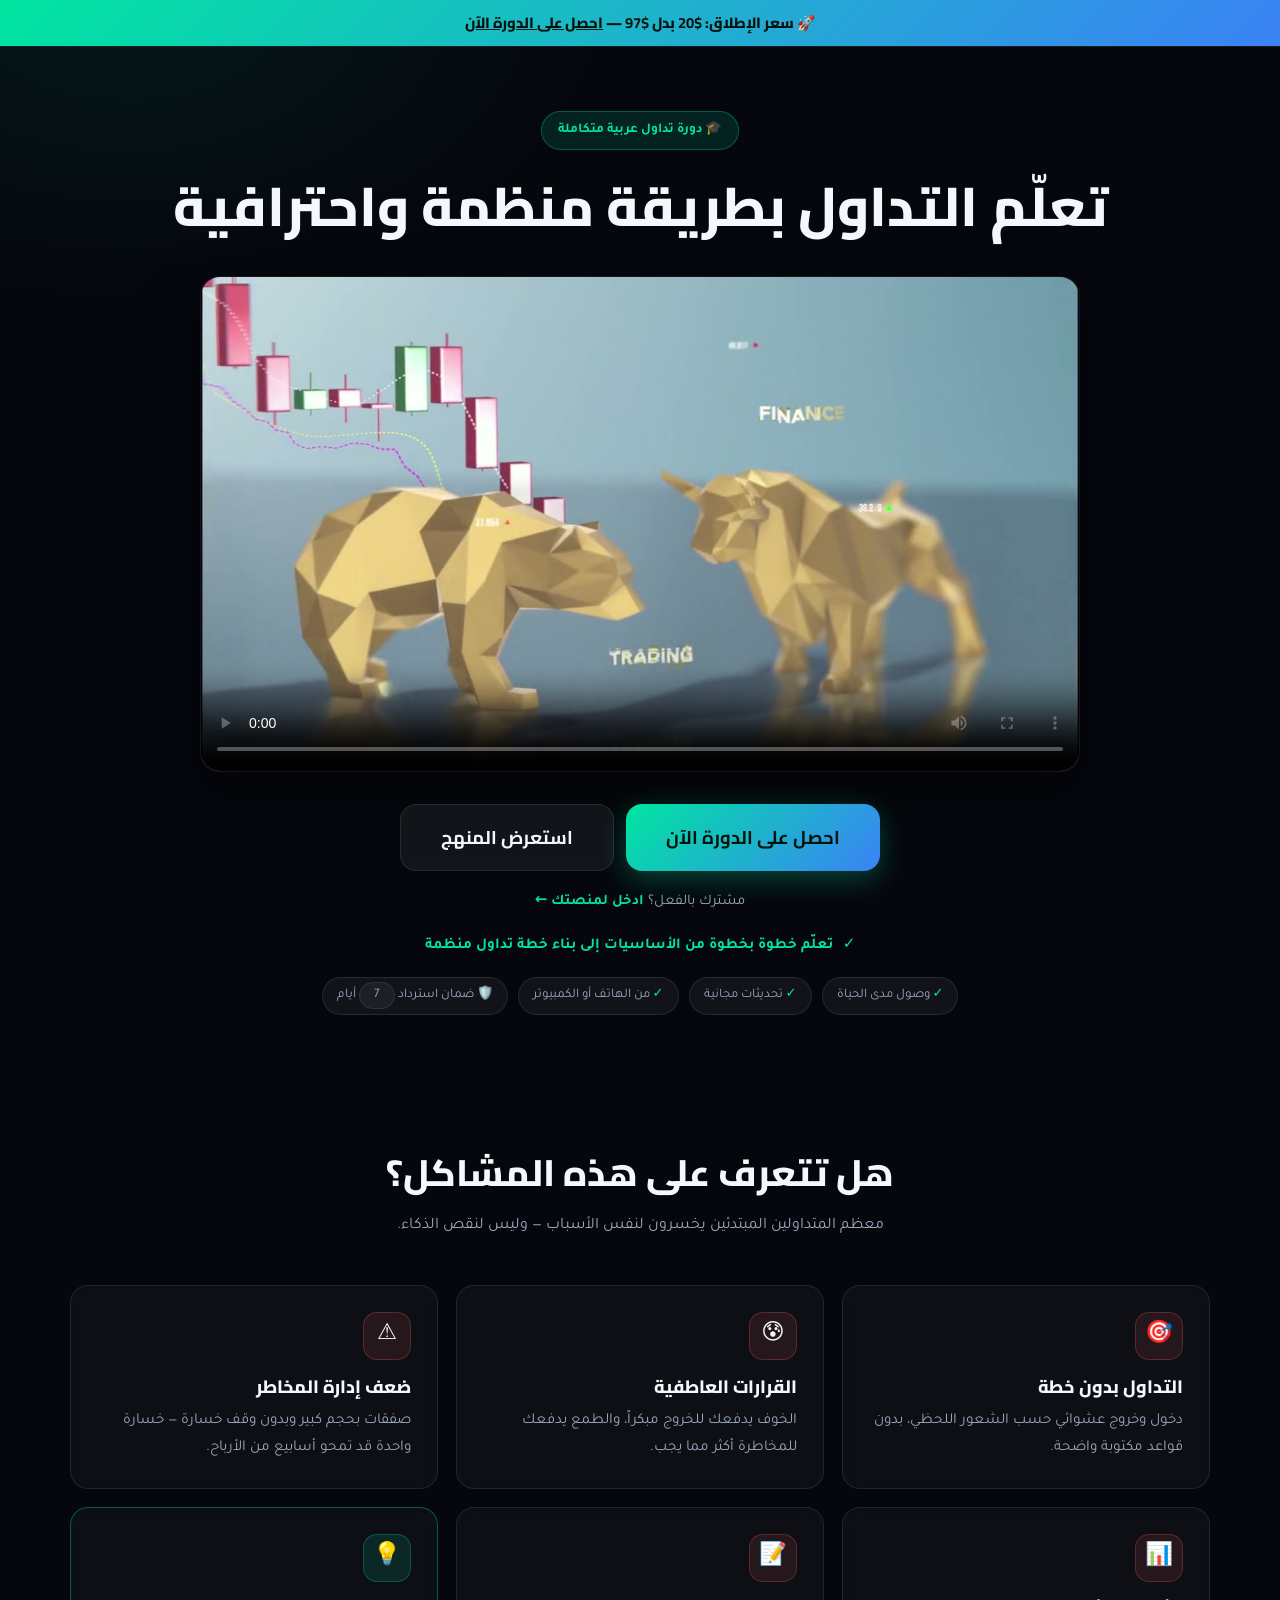
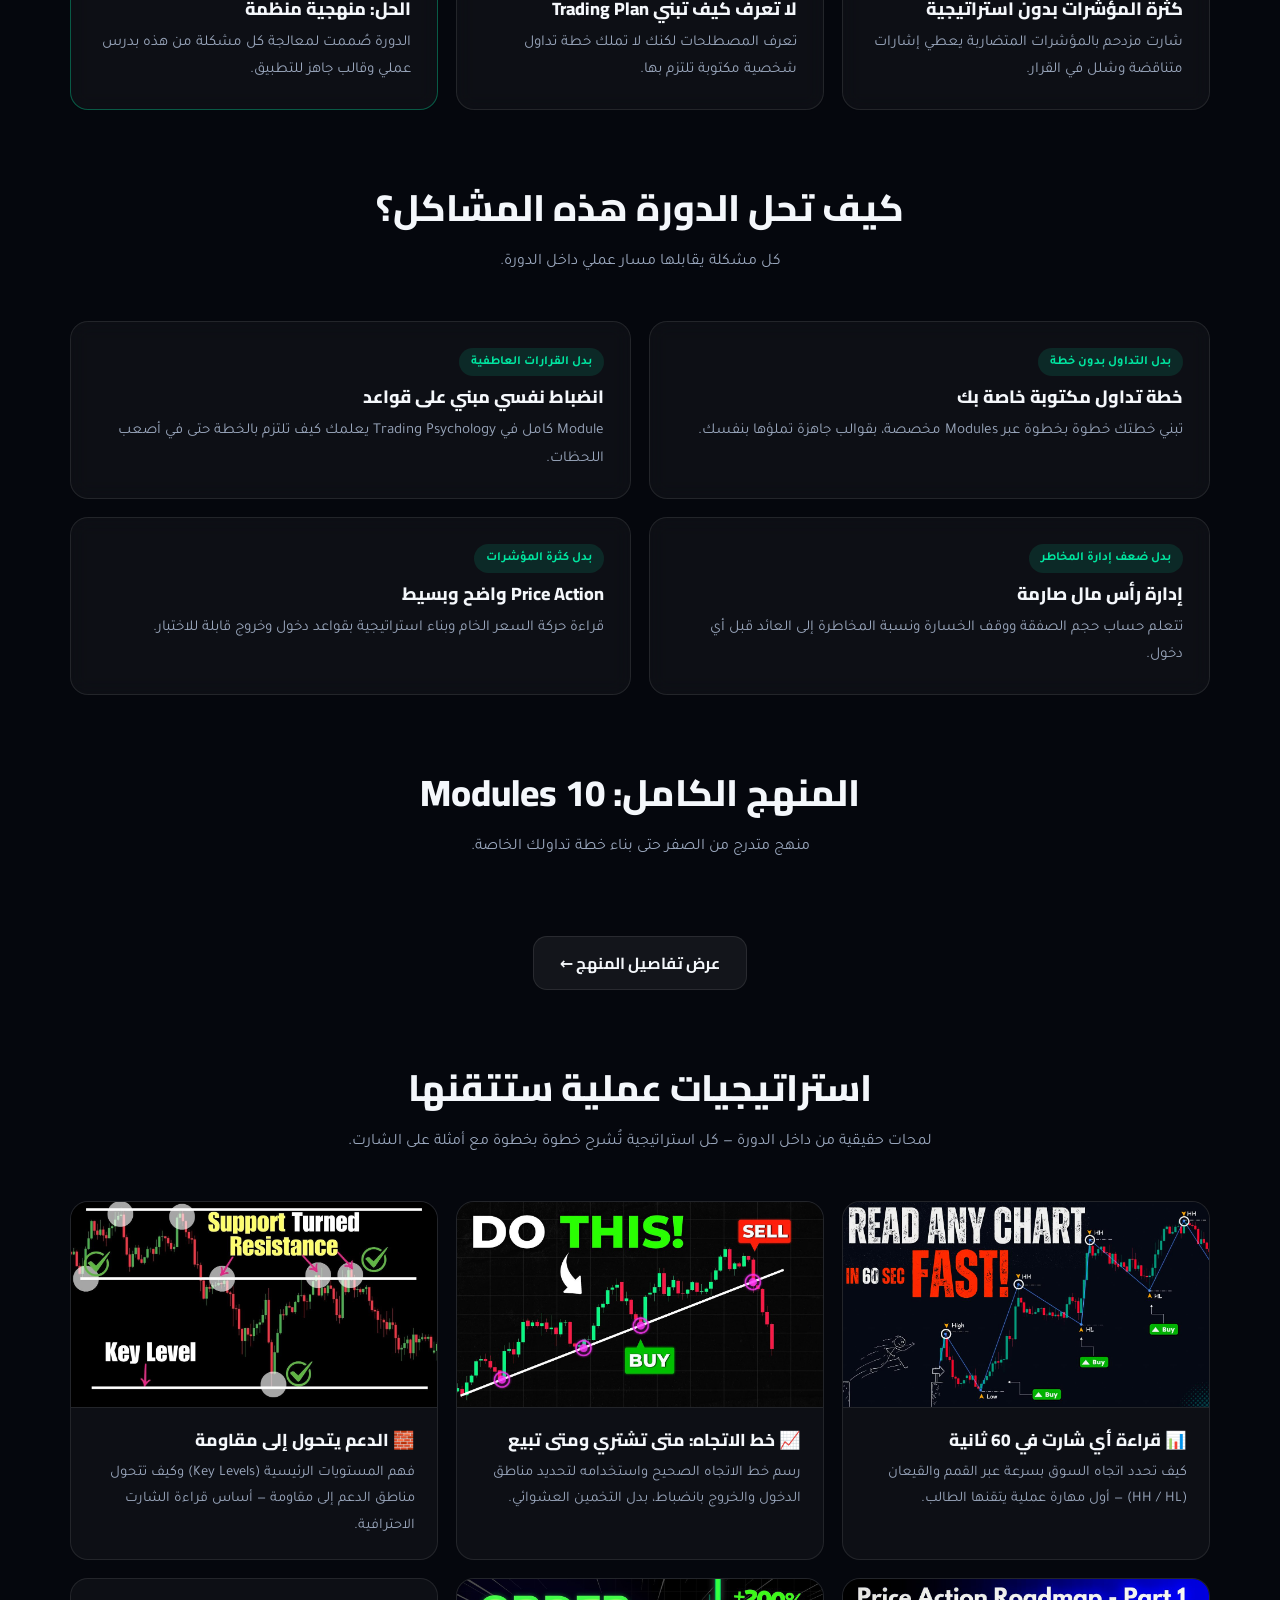
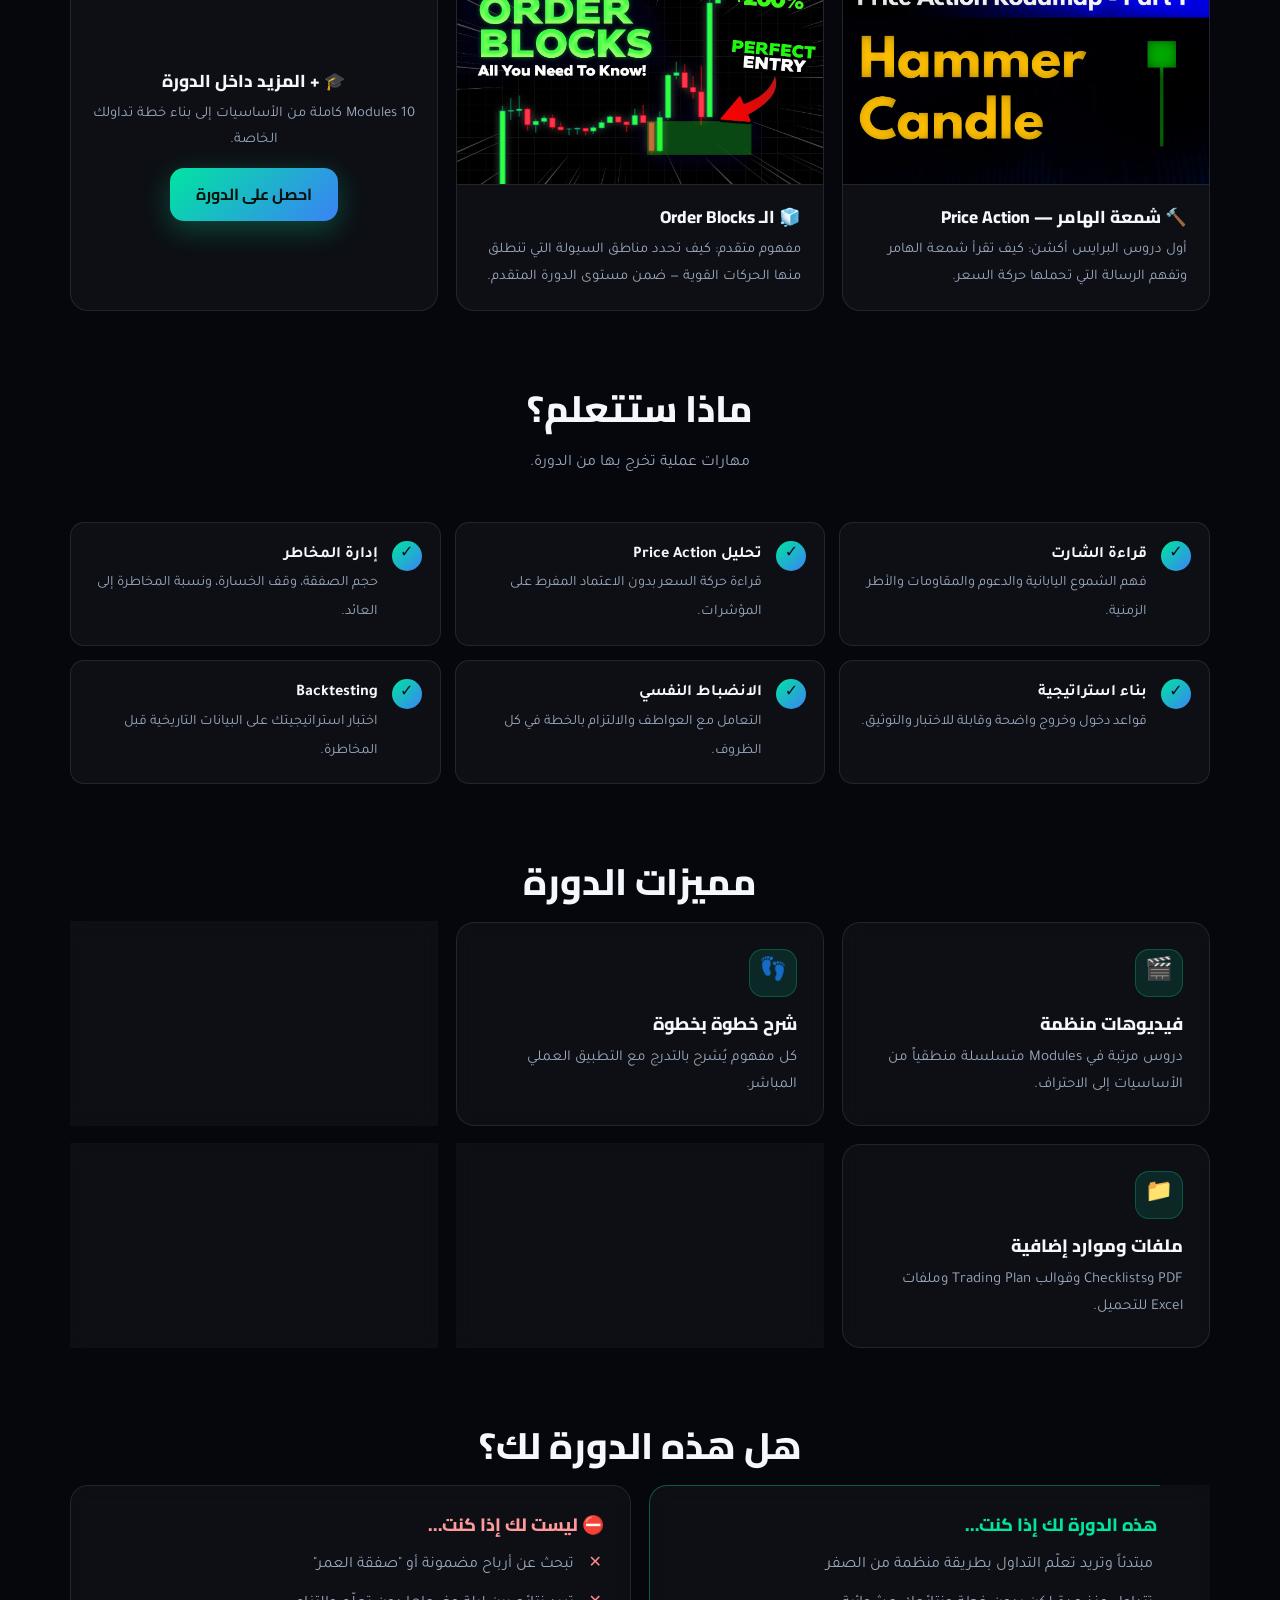
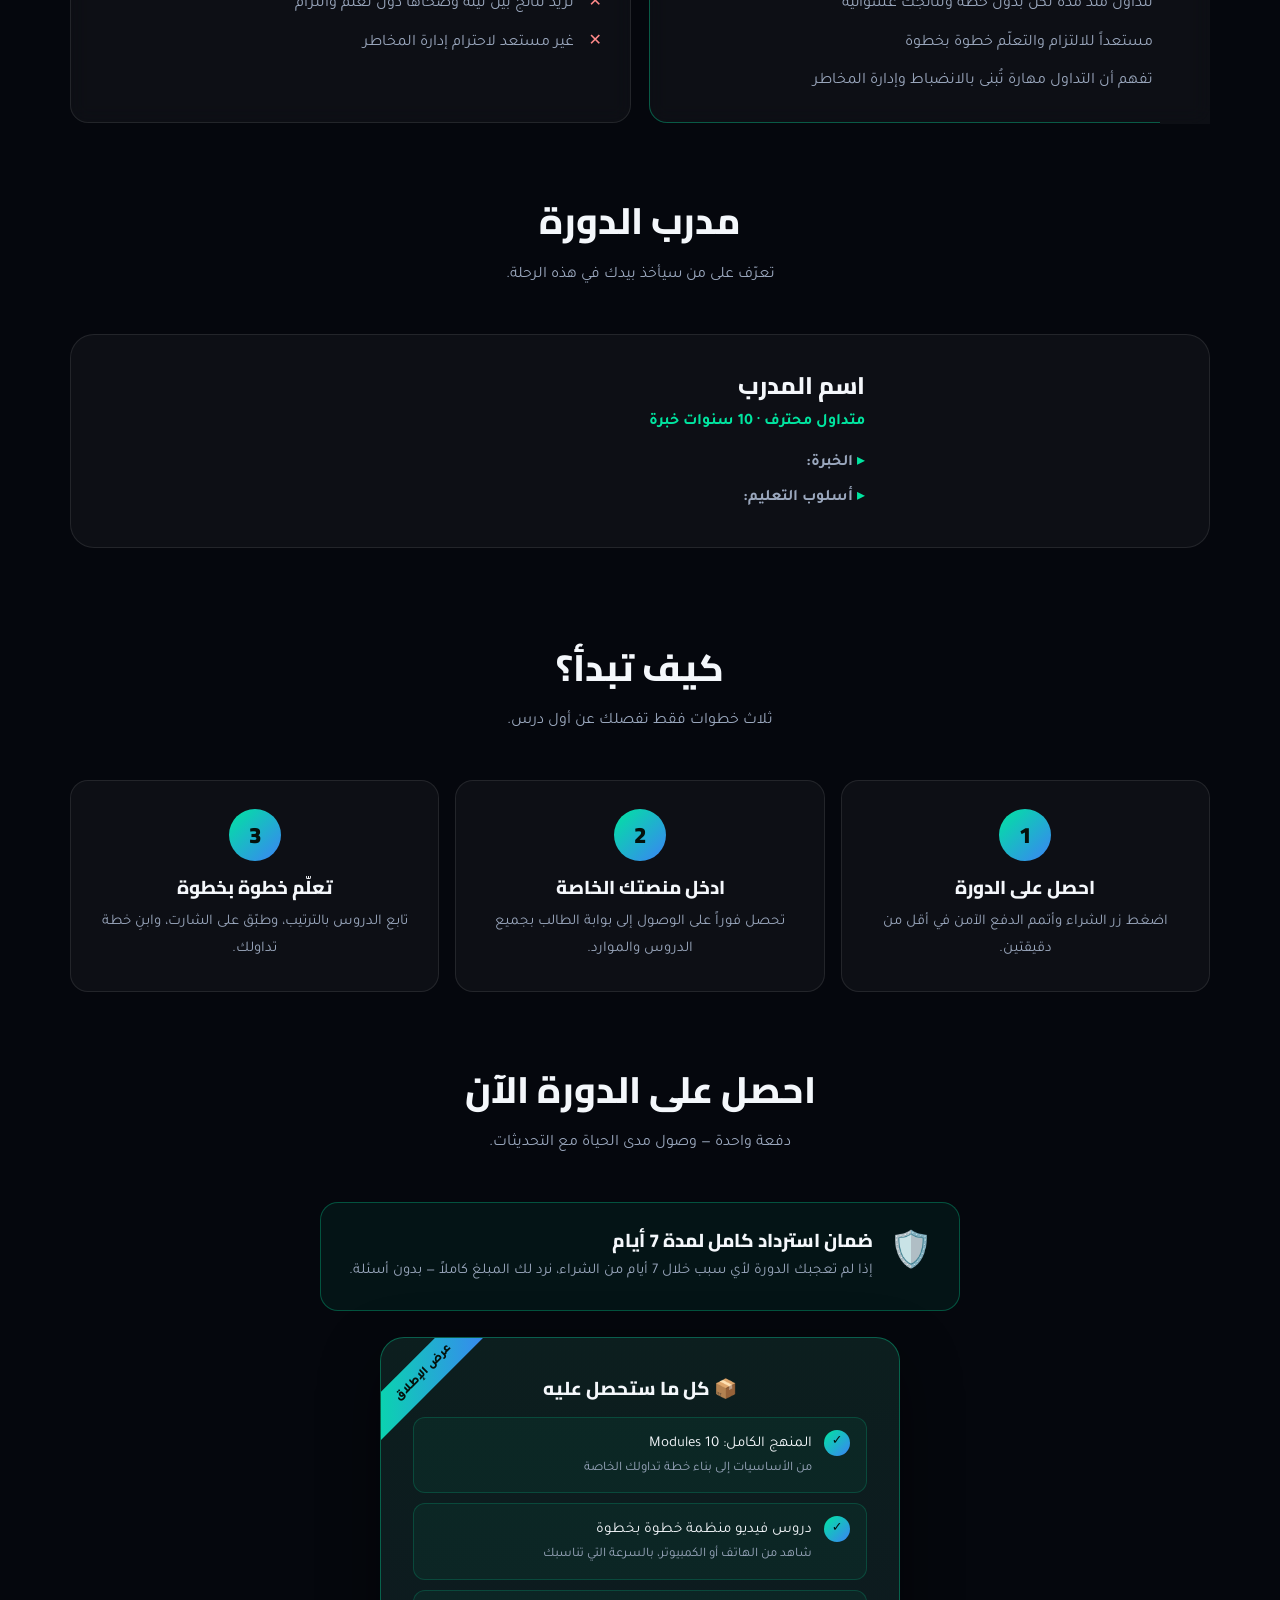
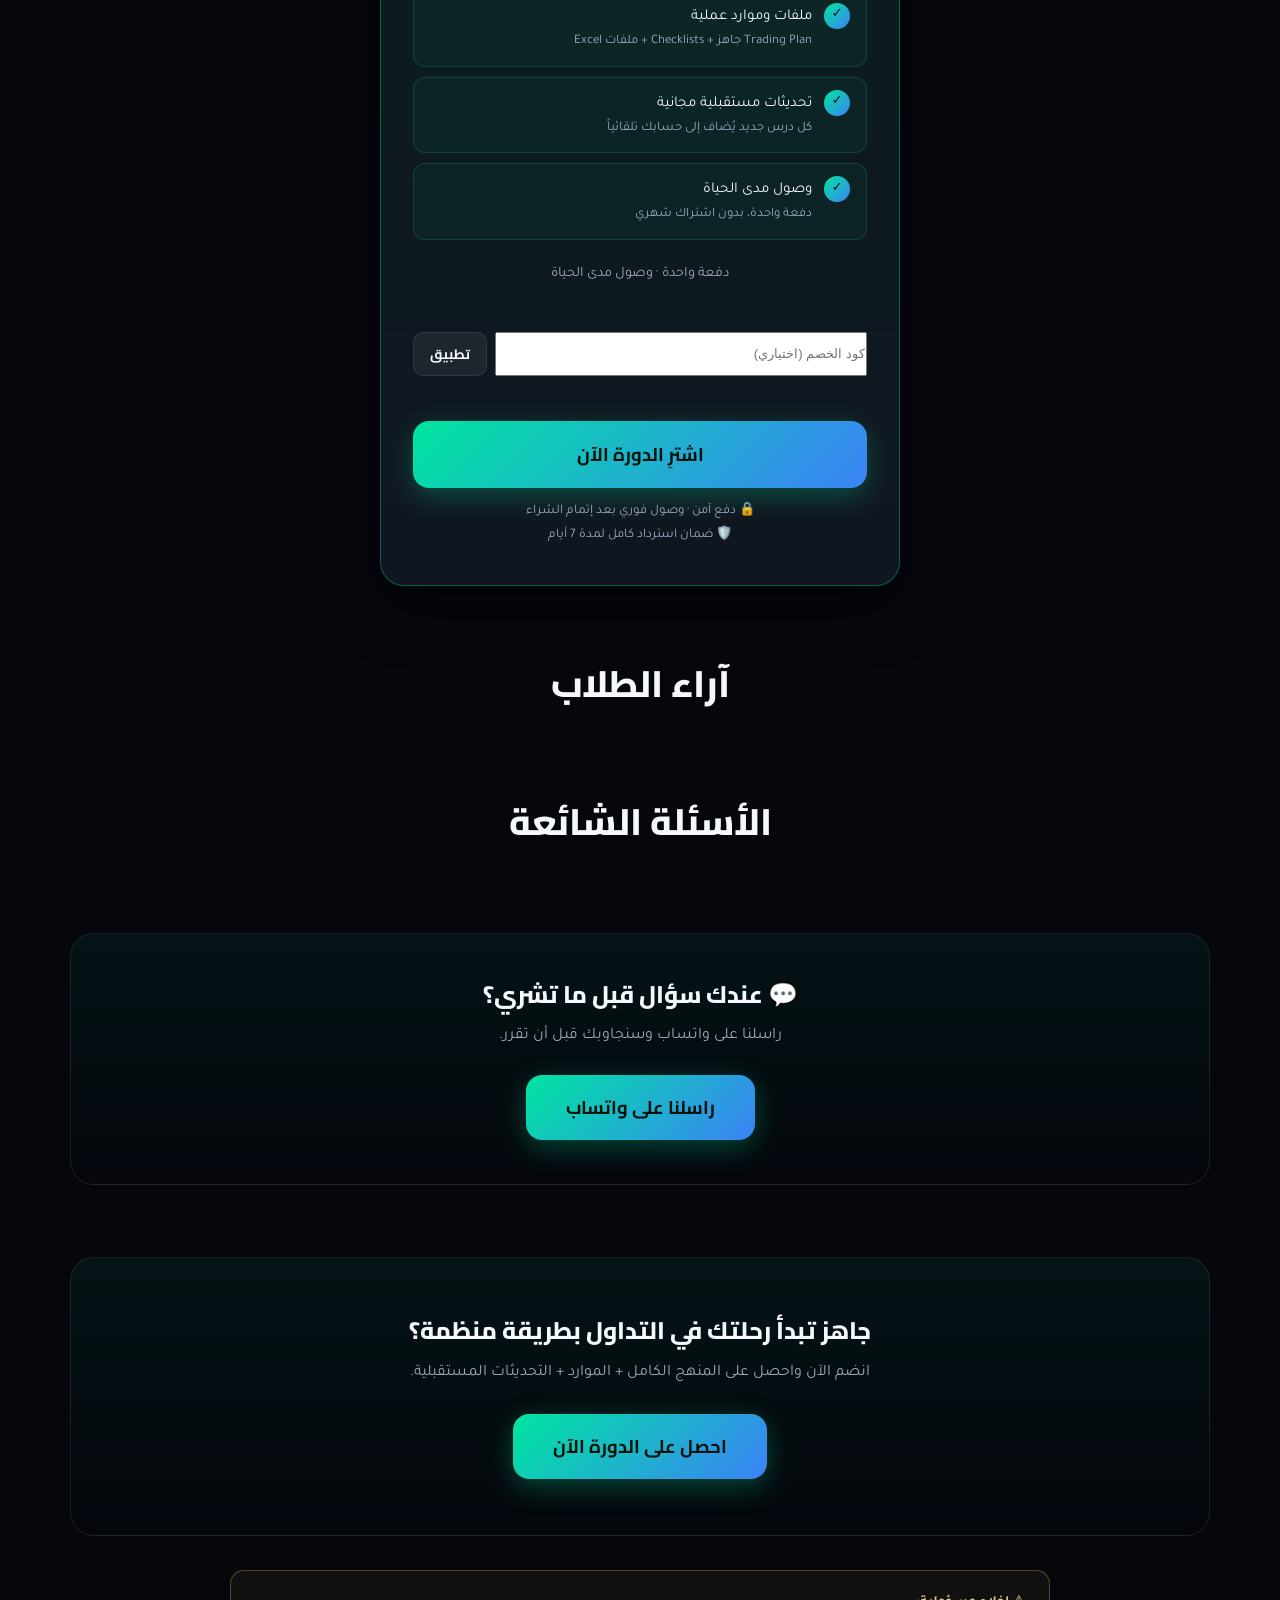
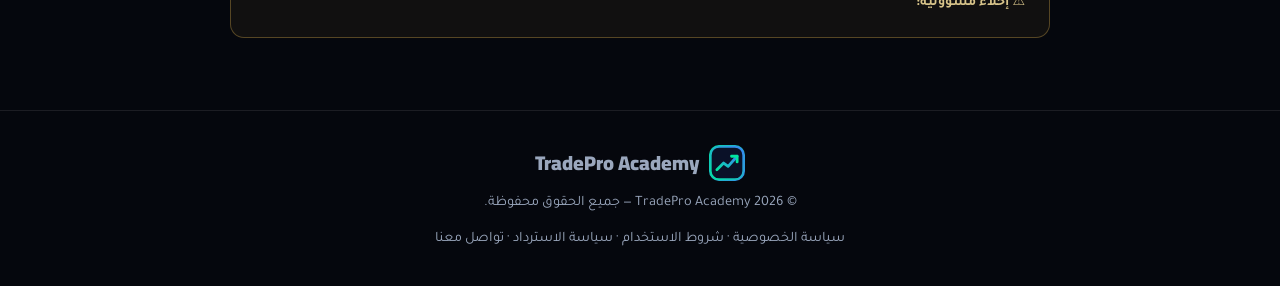
<file: index.html>
<!DOCTYPE html>
<html lang="ar" dir="rtl">
<head>
<meta charset="UTF-8">
<meta name="viewport" content="width=device-width, initial-scale=1.0">
<title>{{SEO_TITLE}}</title>
<meta name="description" content="">
<meta property="og:type" content="website">
<meta property="og:title" content="">
<meta property="og:description" content="">
<meta property="og:image" content="https://bofrahi12.github.io/tradepro-academy-demo/images/og-image.jpg">
<meta name="theme-color" content="#05070d">
<link rel="preconnect" href="https://fonts.googleapis.com">
<link rel="preconnect" href="https://fonts.gstatic.com" crossorigin>
<link href="https://fonts.googleapis.com/css2?family=Cairo:wght@600;700;800;900&family=Tajawal:wght@400;500;700&display=swap" rel="stylesheet">
<link rel="stylesheet" href="css/style.css">
<link rel="icon" href="images/logo.svg">
<script src="js/config.js"></script>
<script src="js/store.js"></script>
<script src="js/app.js"></script>
</head>
<body>

<div class="announce">🚀 سعر الإطلاق: <b>$20</b> بدل <b>$97</b> — <a href="#pricing">احصل على الدورة الآن</a></div>

<header class="site-header" id="site-header"></header>

<!-- ============ HERO (VSL) ============ -->
<section class="hero" style="text-align:center;padding-top:64px">
  <div class="container">
    <span class="eyebrow">🎓 دورة تداول عربية متكاملة</span>
    <h1 data-s="HERO_TITLE" style="max-width:22em;margin-inline:auto">تعلّم التداول بطريقة منظمة واحترافية</h1>
    <p class="sub" data-s="HERO_SUBTITLE" style="margin-inline:auto"></p>
    <div class="hero-video reveal">
      <video controls preload="metadata" poster="videos/intro-poster.jpg" playsinline>
        <source src="videos/intro.mp4" type="video/mp4">
      </video>
    </div>
    <div class="hero-cta" style="justify-content:center">
      <a href="#pricing" class="btn btn-primary btn-lg" data-s="CTA_TEXT">احصل على الدورة الآن</a>
      <a href="course.html" class="btn btn-ghost btn-lg">استعرض المنهج</a>
    </div>
    <div style="margin-bottom:16px"><a href="#" id="free-preview-btn" class="btn btn-ghost" style="display:none;border-style:dashed">🎁 شاهد درساً مجانياً</a></div>
    <div style="margin-bottom:16px;font-size:.92rem;color:var(--muted)">مشترك بالفعل؟ <a href="login.html" style="color:var(--green);font-weight:700">ادخل لمنصتك ←</a></div>
    <div class="trust-line" style="justify-content:center">✓ <span data-s="TRUST_LINE">تعلّم خطوة بخطوة من الأساسيات إلى بناء خطة تداول منظمة</span></div>
    <div class="trust-badges" style="justify-content:center">
      <span><b>✓</b> وصول مدى الحياة</span>
      <span><b>✓</b> تحديثات مجانية</span>
      <span><b>✓</b> من الهاتف أو الكمبيوتر</span>
      <span><b>🛡️</b> ضمان استرداد <span class="gdays">7</span> أيام</span>
    </div>
  </div>
</section>

<!-- ============ PROBLEMS ============ -->
<section id="problems">
  <div class="container">
    <h2 class="section-title reveal">هل تتعرف على هذه المشاكل؟</h2>
    <p class="section-sub reveal">معظم المتداولين المبتدئين يخسرون لنفس الأسباب — وليس لنقص الذكاء.</p>
    <div class="grid grid-3">
      <div class="glass problem reveal"><div class="card-icon">🎯</div><h3>التداول بدون خطة</h3><p>دخول وخروج عشوائي حسب الشعور اللحظي، بدون قواعد مكتوبة واضحة.</p></div>
      <div class="glass problem reveal"><div class="card-icon">😰</div><h3>القرارات العاطفية</h3><p>الخوف يدفعك للخروج مبكراً، والطمع يدفعك للمخاطرة أكثر مما يجب.</p></div>
      <div class="glass problem reveal"><div class="card-icon">⚠️</div><h3>ضعف إدارة المخاطر</h3><p>صفقات بحجم كبير وبدون وقف خسارة — خسارة واحدة قد تمحو أسابيع من الأرباح.</p></div>
      <div class="glass problem reveal"><div class="card-icon">📊</div><h3>كثرة المؤشرات بدون استراتيجية</h3><p>شارت مزدحم بالمؤشرات المتضاربة يعطي إشارات متناقضة وشلل في القرار.</p></div>
      <div class="glass problem reveal"><div class="card-icon">📝</div><h3>لا تعرف كيف تبني Trading Plan</h3><p>تعرف المصطلحات لكنك لا تملك خطة تداول شخصية مكتوبة تلتزم بها.</p></div>
      <div class="glass reveal" style="border-color:rgba(0,229,160,.35)"><div class="card-icon">💡</div><h3>الحل: منهجية منظمة</h3><p>الدورة صُممت لمعالجة كل مشكلة من هذه بدرس عملي وقالب جاهز للتطبيق.</p></div>
    </div>
  </div>
</section>

<!-- ============ SOLUTION ============ -->
<section id="solution" style="padding-top:0">
  <div class="container">
    <h2 class="section-title reveal">كيف تحل الدورة هذه المشاكل؟</h2>
    <p class="section-sub reveal">كل مشكلة يقابلها مسار عملي داخل الدورة.</p>
    <div class="grid grid-2">
      <div class="glass reveal"><span class="solution-tag">بدل التداول بدون خطة</span><h3>خطة تداول مكتوبة خاصة بك</h3><p>تبني خطتك خطوة بخطوة عبر Modules مخصصة، بقوالب جاهزة تملؤها بنفسك.</p></div>
      <div class="glass reveal"><span class="solution-tag">بدل القرارات العاطفية</span><h3>انضباط نفسي مبني على قواعد</h3><p>Module كامل في Trading Psychology يعلمك كيف تلتزم بالخطة حتى في أصعب اللحظات.</p></div>
      <div class="glass reveal"><span class="solution-tag">بدل ضعف إدارة المخاطر</span><h3>إدارة رأس مال صارمة</h3><p>تتعلم حساب حجم الصفقة ووقف الخسارة ونسبة المخاطرة إلى العائد قبل أي دخول.</p></div>
      <div class="glass reveal"><span class="solution-tag">بدل كثرة المؤشرات</span><h3>Price Action واضح وبسيط</h3><p>قراءة حركة السعر الخام وبناء استراتيجية بقواعد دخول وخروج قابلة للاختبار.</p></div>
    </div>
  </div>
</section>

<!-- ============ CURRICULUM ============ -->
<section id="curriculum" style="padding-top:0">
  <div class="container">
    <h2 class="section-title reveal">المنهج الكامل: 10 Modules</h2>
    <p class="section-sub reveal">منهج متدرج من الصفر حتى بناء خطة تداولك الخاصة.</p>
    <div class="accordion" id="curriculum-acc"></div>
    <div style="text-align:center;margin-top:30px"><a href="course.html" class="btn btn-ghost">عرض تفاصيل المنهج ←</a></div>
  </div>
</section>

<!-- ============ STRATEGIES ============ -->
<section id="strategies" style="padding-top:0">
  <div class="container">
    <h2 class="section-title reveal">استراتيجيات عملية ستتقنها</h2>
    <p class="section-sub reveal">لمحات حقيقية من داخل الدورة — كل استراتيجية تُشرح خطوة بخطوة مع أمثلة على الشارت.</p>
    <div class="strat-grid">
      <div class="strat-card reveal">
        <img src="images/strategies/chart-60sec.png" alt="قراءة الشارت" loading="lazy">
        <div class="sbody"><h3>📊 قراءة أي شارت في 60 ثانية</h3><p>كيف تحدد اتجاه السوق بسرعة عبر القمم والقيعان (HH / HL) — أول مهارة عملية يتقنها الطالب.</p></div>
      </div>
      <div class="strat-card reveal">
        <img src="images/strategies/trendline.png" alt="خط الاتجاه" loading="lazy">
        <div class="sbody"><h3>📈 خط الاتجاه: متى تشتري ومتى تبيع</h3><p>رسم خط الاتجاه الصحيح واستخدامه لتحديد مناطق الدخول والخروج بانضباط، بدل التخمين العشوائي.</p></div>
      </div>
      <div class="strat-card reveal">
        <img src="images/strategies/support-resistance.jpg" alt="الدعم والمقاومة" loading="lazy">
        <div class="sbody"><h3>🧱 الدعم يتحول إلى مقاومة</h3><p>فهم المستويات الرئيسية (Key Levels) وكيف تتحول مناطق الدعم إلى مقاومة — أساس قراءة الشارت الاحترافية.</p></div>
      </div>
      <div class="strat-card reveal">
        <img src="images/strategies/hammer.png" alt="شمعة الهامر" loading="lazy">
        <div class="sbody"><h3>🔨 شمعة الهامر — Price Action</h3><p>أول دروس البرايس أكشن: كيف تقرأ شمعة الهامر وتفهم الرسالة التي تحملها حركة السعر.</p></div>
      </div>
      <div class="strat-card reveal">
        <img src="images/strategies/order-blocks.png" alt="Order Blocks" loading="lazy">
        <div class="sbody"><h3>🧊 الـ Order Blocks</h3><p>مفهوم متقدم: كيف تحدد مناطق السيولة التي تنطلق منها الحركات القوية — ضمن مستوى الدورة المتقدم.</p></div>
      </div>
      <div class="strat-card reveal" style="display:flex;align-items:center;justify-content:center;text-align:center">
        <div class="sbody"><h3>🎓 + المزيد داخل الدورة</h3><p>10 Modules كاملة من الأساسيات إلى بناء خطة تداولك الخاصة.</p><a href="#pricing" class="btn btn-primary" style="margin-top:14px">احصل على الدورة</a></div>
      </div>
    </div>
  </div>
</section>

<!-- ============ WHAT YOU'LL LEARN ============ --><section id="learn" style="padding-top:0">
  <div class="container">
    <h2 class="section-title reveal">ماذا ستتعلم؟</h2>
    <p class="section-sub reveal">مهارات عملية تخرج بها من الدورة.</p>
    <div class="learn-grid">
      <div class="learn-item reveal"><span class="tick">✓</span><div><b>قراءة الشارت</b><br><span style="color:var(--muted);font-size:.9rem">فهم الشموع اليابانية والدعوم والمقاومات والأطر الزمنية.</span></div></div>
      <div class="learn-item reveal"><span class="tick">✓</span><div><b>تحليل Price Action</b><br><span style="color:var(--muted);font-size:.9rem">قراءة حركة السعر بدون الاعتماد المفرط على المؤشرات.</span></div></div>
      <div class="learn-item reveal"><span class="tick">✓</span><div><b>إدارة المخاطر</b><br><span style="color:var(--muted);font-size:.9rem">حجم الصفقة، وقف الخسارة، ونسبة المخاطرة إلى العائد.</span></div></div>
      <div class="learn-item reveal"><span class="tick">✓</span><div><b>بناء استراتيجية</b><br><span style="color:var(--muted);font-size:.9rem">قواعد دخول وخروج واضحة وقابلة للاختبار والتوثيق.</span></div></div>
      <div class="learn-item reveal"><span class="tick">✓</span><div><b>الانضباط النفسي</b><br><span style="color:var(--muted);font-size:.9rem">التعامل مع العواطف والالتزام بالخطة في كل الظروف.</span></div></div>
      <div class="learn-item reveal"><span class="tick">✓</span><div><b>Backtesting</b><br><span style="color:var(--muted);font-size:.9rem">اختبار استراتيجيتك على البيانات التاريخية قبل المخاطرة.</span></div></div>
    </div>
  </div>
</section>

<!-- ============ FEATURES ============ -->
<section id="features" style="padding-top:0">
  <div class="container">
    <h2 class="section-title reveal">مميزات الدورة</h2>
    <div class="grid grid-3">
      <div class="glass reveal"><div class="card-icon">🎬</div><h3>فيديوهات منظمة</h3><p>دروس مرتبة في Modules متسلسلة منطقياً من الأساسيات إلى الاحتراف.</p></div>
      <div class="glass reveal"><div class="card-icon">👣</div><h3>شرح خطوة بخطوة</h3><p>كل مفهوم يُشرح بالتدرج مع التطبيق العملي المباشر.</p></div>
      <div class="glass reveal"><div class="card-icon">📈</div><h3>أمثلة عملية</h3><p>تحليل حقيقي على الشارت وليس نظريات مجردة.</p></div>
      <div class="glass reveal"><div class="card-icon">📁</div><h3>ملفات وموارد إضافية</h3><p>PDF وChecklists وقوالب Trading Plan وملفات Excel للتحميل.</p></div>
      <div class="glass reveal"><div class="card-icon">🔄</div><h3>تحديثات مستقبلية</h3><p>كل الدروس الجديدة تُضاف إلى حسابك تلقائياً.</p></div>
      <div class="glass reveal"><div class="card-icon">📱</div><h3>وصول من الهاتف والكمبيوتر</h3><p>منصة متجاوبة تعمل بسلاسة على جميع الأجهزة.</p></div>
    </div>
  </div>
</section>

<!-- ============ FOR WHOM ============ -->
<section id="for-whom" style="padding-top:0">
  <div class="container">
    <h2 class="section-title reveal">هل هذه الدورة لك؟</h2>
    <div class="grid grid-2">
      <div class="glass reveal" style="border-color:rgba(0,229,160,.35)">
        <h3 style="color:var(--green);margin-bottom:14px">✅ هذه الدورة لك إذا كنت…</h3>
        <ul class="check-list">
          <li>مبتدئاً وتريد تعلّم التداول بطريقة منظمة من الصفر</li>
          <li>تتداول منذ مدة لكن بدون خطة ونتائجك عشوائية</li>
          <li>مستعداً للالتزام والتعلّم خطوة بخطوة</li>
          <li>تفهم أن التداول مهارة تُبنى بالانضباط وإدارة المخاطر</li>
        </ul>
      </div>
      <div class="glass reveal problem">
        <h3 style="color:#ff9a9a;margin-bottom:14px">⛔ ليست لك إذا كنت…</h3>
        <ul class="cross-list">
          <li>تبحث عن أرباح مضمونة أو "صفقة العمر"</li>
          <li>تريد نتائج بين ليلة وضحاها دون تعلّم والتزام</li>
          <li>غير مستعد لاحترام إدارة المخاطر</li>
        </ul>
      </div>
    </div>
  </div>
</section>

<!-- ============ INSTRUCTOR ============ -->
<section id="instructor" style="padding-top:0">
  <div class="container">
    <h2 class="section-title reveal">مدرب الدورة</h2>
    <p class="section-sub reveal">تعرّف على من سيأخذ بيدك في هذه الرحلة.</p>
    <div class="instructor reveal">
      <div id="instructor-photo-wrap"></div>
      <div>
        <h3 data-s="INSTRUCTOR_NAME">اسم المدرب</h3>
        <div class="role">متداول محترف · 10 سنوات خبرة</div>
        <p data-s="INSTRUCTOR_BIO"></p>
        <ul>
          <li><b>الخبرة:</b> <span data-s="INSTRUCTOR_EXPERIENCE"></span></li>
          <li><b>أسلوب التعليم:</b> <span data-s="INSTRUCTOR_STYLE"></span></li>
        </ul>
      </div>
    </div>
    <div id="instructor-desk-wrap" class="reveal" style="margin-top:22px"></div>
  </div>
</section>

<!-- ============ HOW IT WORKS ============ -->
<section id="how" style="padding-top:0">
  <div class="container">
    <h2 class="section-title reveal">كيف تبدأ؟</h2>
    <p class="section-sub reveal">ثلاث خطوات فقط تفصلك عن أول درس.</p>
    <div class="steps">
      <div class="step reveal"><div class="n">1</div><h3>احصل على الدورة</h3><p>اضغط زر الشراء وأتمم الدفع الآمن في أقل من دقيقتين.</p></div>
      <div class="step reveal"><div class="n">2</div><h3>ادخل منصتك الخاصة</h3><p>تحصل فوراً على الوصول إلى بوابة الطالب بجميع الدروس والموارد.</p></div>
      <div class="step reveal"><div class="n">3</div><h3>تعلّم خطوة بخطوة</h3><p>تابع الدروس بالترتيب، وطبّق على الشارت، وابنِ خطة تداولك.</p></div>
    </div>
  </div>
</section>

<!-- ============ PRICING ============ -->
<section id="pricing" style="padding-top:0">
  <div class="container">
    <h2 class="section-title reveal">احصل على الدورة الآن</h2>
    <p class="section-sub reveal">دفعة واحدة — وصول مدى الحياة مع التحديثات.</p>
    <div class="guarantee-box reveal">
      <div class="g-icon">🛡️</div>
      <div><h3>ضمان استرداد كامل لمدة <span class="gdays">7</span> أيام</h3><p>إذا لم تعجبك الدورة لأي سبب خلال <span class="gdays">7</span> أيام من الشراء، نرد لك المبلغ كاملاً — بدون أسئلة.</p></div>
    </div>
    <div class="pricing-wrap">
      <div class="pricing-card reveal">
        <div class="limited">عرض الإطلاق</div>
        <h3 style="margin-bottom:14px">📦 كل ما ستحصل عليه</h3>
        <ul class="value-stack">
          <li><span class="tick">✓</span><div>المنهج الكامل: 10 Modules<small>من الأساسيات إلى بناء خطة تداولك الخاصة</small></div></li>
          <li><span class="tick">✓</span><div>دروس فيديو منظمة خطوة بخطوة<small>شاهد من الهاتف أو الكمبيوتر، بالسرعة التي تناسبك</small></div></li>
          <li><span class="tick">✓</span><div>ملفات وموارد عملية<small>Trading Plan جاهز + Checklists + ملفات Excel</small></div></li>
          <li><span class="tick">✓</span><div>تحديثات مستقبلية مجانية<small>كل درس جديد يُضاف إلى حسابك تلقائياً</small></div></li>
          <li><span class="tick">✓</span><div>وصول مدى الحياة<small>دفعة واحدة، بدون اشتراك شهري</small></div></li>
        </ul>
        <div class="price-old" id="price-old"></div>
        <div class="price-now" id="price-now"></div>
        <div><span class="save-line" id="save-line" style="display:none"></span></div>
        <p style="color:var(--muted);font-size:.9rem;margin:6px 0 4px">دفعة واحدة · وصول مدى الحياة</p>
        <ul class="bonus-list" id="bonus-list"></ul>
        <div class="coupon-row">
          <input type="text" id="coupon-input" placeholder="كود الخصم (اختياري)">
          <button class="btn btn-ghost btn-sm" id="coupon-btn">تطبيق</button>
        </div>
        <div class="coupon-msg" id="coupon-msg"></div>
        <button class="btn btn-primary btn-lg btn-block" id="buy-btn">اشترِ الدورة الآن</button>
        <p style="color:var(--muted);font-size:.82rem;margin-top:12px">🔒 دفع آمن · وصول فوري بعد إتمام الشراء<br>🛡️ ضمان استرداد كامل لمدة <span class="gdays">7</span> أيام</p>
      </div>
    </div>
  </div>
</section>

<!-- ============ TESTIMONIALS ============ -->
<section id="testimonials" style="padding-top:0">
  <div class="container">
    <h2 class="section-title reveal">آراء الطلاب</h2>
    <div id="testi-wrap"></div>
  </div>
</section>

<!-- ============ FAQ ============ -->
<section id="faq" style="padding-top:0">
  <div class="container">
    <h2 class="section-title reveal">الأسئلة الشائعة</h2>
    <div class="accordion" id="faq-acc"></div>
  </div>
</section>

<!-- ============ CONTACT ============ -->
<section id="contact" style="padding-top:0">
  <div class="container">
    <div class="final-cta reveal" style="padding:44px 28px">
      <h2 style="margin-bottom:10px">💬 عندك سؤال قبل ما تشري؟</h2>
      <p style="color:var(--muted);margin-bottom:24px">راسلنا على واتساب وسنجاوبك قبل أن تقرر.</p>
      <a href="#" id="wa-btn" target="_blank" rel="noopener" class="btn btn-primary btn-lg">راسلنا على واتساب</a>
    </div>
  </div>
</section>

<!-- ============ FINAL CTA ============ -->
<section style="padding-top:0">
  <div class="container">
    <div class="final-cta reveal">
      <h2 style="margin-bottom:12px">جاهز تبدأ رحلتك في التداول بطريقة منظمة؟</h2>
      <p style="color:var(--muted);margin-bottom:26px">انضم الآن واحصل على المنهج الكامل + الموارد + التحديثات المستقبلية.</p>
      <a href="#pricing" class="btn btn-primary btn-lg" data-s="CTA_TEXT">احصل على الدورة الآن</a>
    </div>
    <div class="disclaimer" style="margin-top:34px">
      ⚠️ <b>إخلاء مسؤولية:</b> <span data-s="DISCLAIMER"></span>
    </div>
  </div>
</section>

<footer class="site-footer">
  <div class="container">
    <div class="logo" style="justify-content:center;margin-bottom:10px"><img class="logo-mark" src="images/logo.svg" alt="TradePro Academy"><span data-s="COURSE_NAME">TradePro Academy</span></div>
    <p>© 2026 <span data-s="COURSE_NAME">TradePro Academy</span> — جميع الحقوق محفوظة.</p>
    <p style="margin-top:10px"><a href="privacy.html" style="color:var(--muted)">سياسة الخصوصية</a> · <a href="terms.html" style="color:var(--muted)">شروط الاستخدام</a> · <a href="/refund" style="color:var(--muted)">سياسة الاسترداد</a> · <a href="/contact" style="color:var(--muted)">تواصل معنا</a></p>
  </div>
</footer>

<!-- sticky mobile CTA -->
<div class="sticky-cta on" id="sticky-cta">
  <div class="p"><small id="sticky-old"></small><span id="sticky-now"></span></div>
  <a href="#pricing" class="btn btn-primary btn-sm" style="padding:12px 26px">احصل على الدورة</a>
</div>

<script>
(async function () {
  await App.renderHeader();
  const s = await App.applySettings((st) => {
    document.querySelector('meta[property="og:title"]').setAttribute('content', st.SEO_TITLE || '');
    document.querySelector('meta[property="og:description"]').setAttribute('content', st.META_DESCRIPTION || '');
    if (st.LOGO_URL) document.querySelector('meta[property="og:image"]').setAttribute('content', st.LOGO_URL);
    if (st.UMAMI_WEBSITE_ID && !document.querySelector('script[data-umami]')) {
      const sc = document.createElement('script');
      sc.defer = true; sc.setAttribute('data-umami', '1');
      sc.src = 'https://cloud.umami.is/script.js';
      sc.setAttribute('data-website-id', st.UMAMI_WEBSITE_ID);
      document.head.appendChild(sc);
    }
    // instructor photo
    const w = document.getElementById('instructor-photo-wrap');
    w.innerHTML = st.INSTRUCTOR_IMAGE
      ? `<img class="instructor-photo" src="${App.esc(st.INSTRUCTOR_IMAGE)}" alt="${App.esc(st.INSTRUCTOR_NAME)}">`
      : `<div class="instructor-photo ph">👨‍🏫</div>`;
    const dw = document.getElementById('instructor-desk-wrap');
    if (dw) dw.innerHTML = st.INSTRUCTOR_IMAGE_2
      ? `<img src="${App.esc(st.INSTRUCTOR_IMAGE_2)}" alt="${App.esc(st.INSTRUCTOR_NAME)} أثناء التداول" loading="lazy" style="width:100%;border-radius:20px;border:1px solid var(--card-border)">`
      : '';
    // pricing
    document.getElementById('price-old').textContent = App.fmtPrice(st, 'ORIGINAL_PRICE');
    document.getElementById('price-now').textContent = App.fmtPrice(st, 'COURSE_PRICE');
    document.getElementById('sticky-old').textContent = App.fmtPrice(st, 'ORIGINAL_PRICE');
    document.getElementById('sticky-now').textContent = App.fmtPrice(st, 'COURSE_PRICE');
    const oldP = parseFloat(st.ORIGINAL_PRICE), nowP = parseFloat(st.COURSE_PRICE), cur = st.CURRENCY || '$';
    if (oldP > nowP && nowP > 0) {
      const save = Math.round(oldP - nowP), pct = Math.round((save / oldP) * 100);
      const sl = document.getElementById('save-line');
      sl.textContent = `وفّر ${save} ${cur} (${pct}%)`;
      sl.style.display = 'inline-block';
    }
    // WhatsApp support link — proper E.164 handling (no country assumption)
    const waRaw = String(st.SUPPORT_WHATSAPP || '').replace(/[()\s-]/g, '');
    let waNum = '';
    if (waRaw) {
      if (waRaw.startsWith('+')) waNum = waRaw.slice(1).replace(/\D/g, '');
      else if (waRaw.startsWith('00')) waNum = waRaw.slice(2).replace(/\D/g, '');
      else {
        const cc = String(st.SUPPORT_WHATSAPP_COUNTRY_CODE || '').replace(/\D/g, '');
        waNum = (waRaw.startsWith('0') && cc) ? cc + waRaw.slice(1).replace(/\D/g, '') : waRaw.replace(/\D/g, '');
      }
    }
    if (waNum) {
      document.getElementById('wa-btn').href = 'https://wa.me/' + waNum + '?text=' + encodeURIComponent('مرحباً، عندي سؤال حول دورة ' + (st.COURSE_NAME || ''));
    } else {
      document.getElementById('contact').style.display = 'none';
    }
    // Guarantee days from settings (editable in admin)
    const gdays = parseInt(st.GUARANTEE_DAYS, 10);
    if (Number.isInteger(gdays) && gdays >= 0) {
      document.querySelectorAll('.gdays').forEach((el) => { el.textContent = gdays; });
    }
  });

  // sticky mobile CTA: show after hero, hide near pricing
  const sticky = document.getElementById('sticky-cta');
  const pricing = document.getElementById('pricing');
  const onScroll = () => {
    const past = window.scrollY > 500;
    const nearPricing = pricing.getBoundingClientRect().top < window.innerHeight * 0.7 &&
                        pricing.getBoundingClientRect().bottom > 0;
    const show = past && !nearPricing;
    sticky.classList.toggle('show', show);
    document.body.classList.toggle('has-sticky', show);
  };
  window.addEventListener('scroll', onScroll, { passive: true });
  onScroll();

  // curriculum accordion
  try {
    const mods = await Store.curriculum();
    document.getElementById('curriculum-acc').innerHTML = mods.map((m, i) => `
      <div class="acc-item reveal">
        <button class="acc-head"><span style="display:flex;align-items:center;gap:12px"><span class="num">${i + 1}</span>${App.esc(m.title)}</span><span class="chev">▾</span></button>
        <div class="acc-body"><div class="acc-body-inner">
          ${m.description ? `<p>${App.esc(m.description)}</p>` : ''}
          <ul>${m.lessons.map((l) => `<li>${App.esc(l.title)}${l.duration ? ` <small style="color:var(--green)">(${App.esc(l.duration)})</small>` : ''}</li>`).join('')}</ul>
        </div></div>
      </div>`).join('');
    App.courseSchema(s, mods);
    // free preview button -> first free-preview lesson WITH a video
    const fp = mods.flatMap((m) => m.lessons).find((l) => l.is_free_preview && l.has_video);
    if (fp) {
      const b = document.getElementById('free-preview-btn');
      b.style.display = '';
      b.href = 'lesson.html?id=' + fp.id;
    }
  } catch (e) { /* ignore */ }

  // bonuses + FAQ (public content)
  try {
    const pc = await Store.publicContent();
    if (pc.bonuses.length) {
      document.getElementById('bonus-list').innerHTML = pc.bonuses.map((b) => `
        <li>🎁 <b>${App.esc(b.title)}</b>${b.description ? `<br><small style="color:var(--muted)">${App.esc(b.description)}</small>` : ''}</li>`).join('');
    }
    if (pc.faqs.length) {
      document.getElementById('faq-acc').innerHTML = pc.faqs.map((f) => `
        <div class="acc-item reveal">
          <button class="acc-head"><span>${App.esc(f.question)}</span><span class="chev">▾</span></button>
          <div class="acc-body"><div class="acc-body-inner"><p>${App.esc(f.answer)}</p></div></div>
        </div>`).join('');
    }
  } catch (e) {}

  // testimonials — hidden by default; shown only when explicitly enabled in admin (SHOW_TESTIMONIALS=1) with real entries
  try {
    const list = (await Store.publicContent()).testimonials || [];
    const st2 = await Store.settings();
    const show = st2.SHOW_TESTIMONIALS === '1' && list.length > 0;
    document.getElementById('testimonials').style.display = show ? '' : 'none';
    if (show) {
      const w = document.getElementById('testi-wrap');
      w.innerHTML = `<div class="testi-grid">` + list.map((t) => `
        <div class="glass testi reveal"><div class="stars">★★★★★</div>
        <p>"${App.esc(t.text)}"</p><footer><b>${App.esc(t.name)}</b>${t.role ? ` · ${App.esc(t.role)}` : ''}</footer></div>`).join('') + `</div>`;
    }
  } catch (e) { document.getElementById('testimonials').style.display = 'none'; } catch (e) {}

  // coupon + buy (server is the single source of truth for pricing)
  let appliedCoupon = '';
  document.getElementById('coupon-btn').onclick = async () => {
    const code = document.getElementById('coupon-input').value.trim();
    const msg = document.getElementById('coupon-msg');
    if (!code) return;
    try {
      const c = await Store.coupon(code);
      appliedCoupon = c.code;
      document.getElementById('price-now').textContent = `${c.final} ${c.display || '$'}`;
      msg.className = 'coupon-msg ok';
      msg.textContent = `تم تطبيق خصم ${c.percent_off}% ✓ (وفّرت ${c.discount} ${c.display || '$'})`;
    } catch {
      appliedCoupon = '';
      msg.className = 'coupon-msg err';
      msg.textContent = 'كود الخصم غير صالح';
    }
  };
  document.getElementById('buy-btn').onclick = async () => {
    const st = await Store.settings();
    const cfg = window.APP_CONFIG || {};
    // Unified secure checkout: the server creates the Stripe session (price + coupon verified server-side).
    if (cfg.stripe && !cfg.demo) {
      location.href = '/offer' + (appliedCoupon ? '?coupon=' + encodeURIComponent(appliedCoupon) : '');
      return;
    }
    if (st.PAYMENT_URL && !cfg.demo) {
      location.href = st.PAYMENT_URL;
      return;
    }
    // demo / no payment URL yet: simulate enrollment
    try {
      const u = await Store.me();
      if (!u) { location.href = 'register.html?enroll=1'; return; }
      await Store.enrollSelf();
      App.toast('تم تفعيل اشتراكك التجريبي ✓');
      setTimeout(() => location.href = '/student', 900);
    } catch (e) { App.toast('حدث خطأ، حاول مجدداً'); }
  };

  App.initReveal(); App.initAccordion();
  // consent-aware analytics (GA4 / Meta Pixel only after consent)
  try { App.initConsentAnalytics(window.APP_CONFIG || {}); } catch {}
})();
</script>
</body>
</html>
</file>
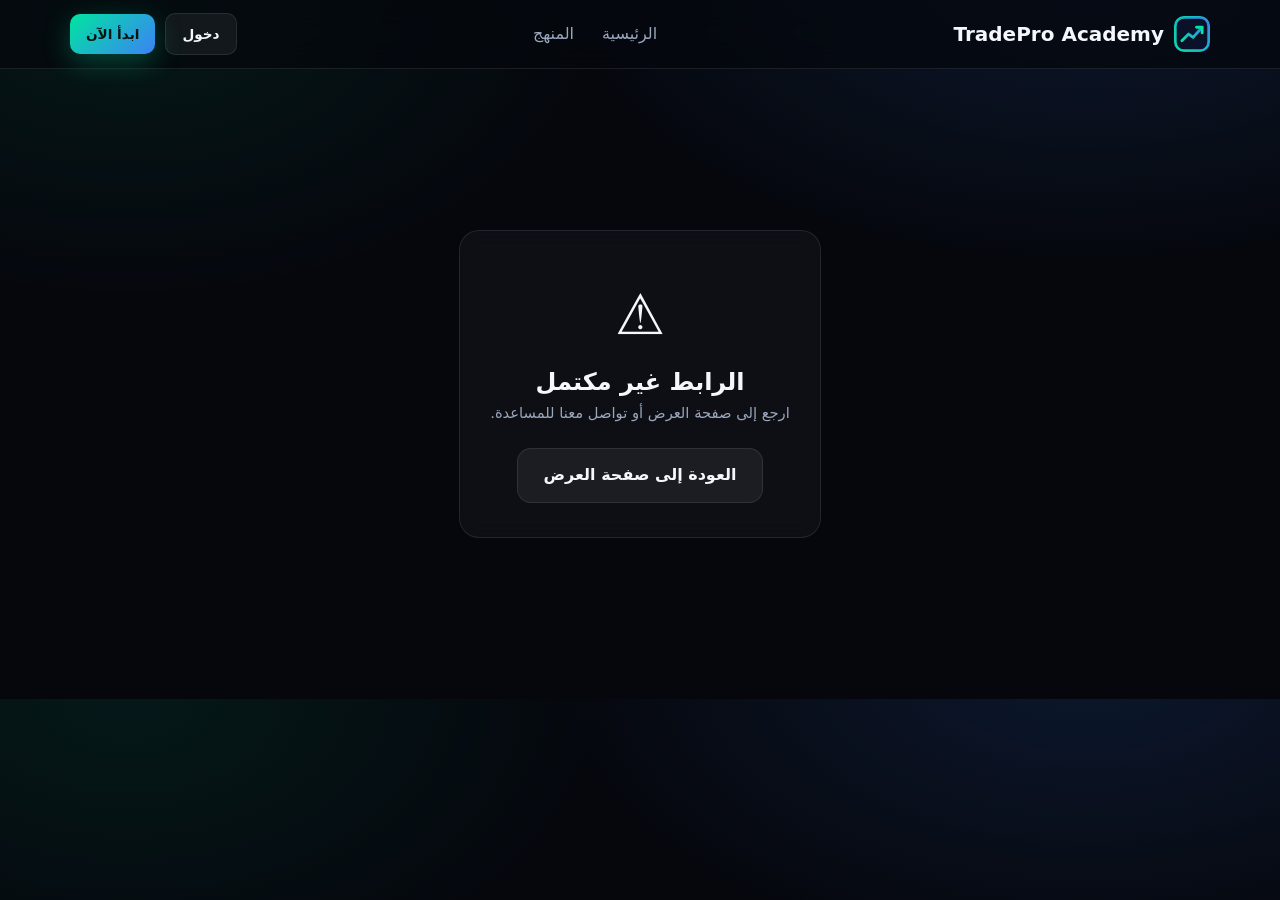
<file: checkout-success.html>
<!DOCTYPE html>
<html lang="ar" dir="rtl">
<head><meta charset="UTF-8"><meta name="viewport" content="width=device-width, initial-scale=1.0"><title>حالة الدفع</title><link rel="stylesheet" href="css/style.css"><script src="js/config.js"></script><script src="js/store.js"></script><script src="js/app.js"></script></head>
<body><header class="site-header" id="site-header"></header><main class="container" style="min-height:70vh;display:grid;place-items:center;padding:50px 0"><section class="form-card" style="max-width:620px;text-align:center"><div id="status-icon" style="font-size:3.5rem">⏳</div><h1 id="status-title">جارٍ تأكيد الدفع...</h1><p class="sub" id="status-text">نحن نتحقق من العملية مباشرة مع بوابة الدفع.</p><div id="actions" style="display:none;gap:10px;justify-content:center;flex-wrap:wrap"><a class="btn btn-primary" href="student.html">دخول إلى الدورة</a></div><div id="retry-wrap" style="display:none;margin-top:18px"><a class="btn btn-ghost" href="/offer">العودة إلى صفحة العرض</a></div></section></main><script>
(async function(){
  await App.renderHeader();
  const params=new URLSearchParams(location.search);
  const sid=params.get('session_id');
  const icon=document.getElementById('status-icon'),title=document.getElementById('status-title'),
        text=document.getElementById('status-text'),actions=document.getElementById('actions'),
        retry=document.getElementById('retry-wrap');
  const show=(ic,t,tx,showActions,showRetry)=>{icon.textContent=ic;title.textContent=t;text.textContent=tx;actions.style.display=showActions?'flex':'none';retry.style.display=showRetry?'block':'none';};
  if(!sid){show('⚠️','الرابط غير مكتمل','ارجع إلى صفحة العرض أو تواصل معنا للمساعدة.',false,true);return;}
  if(params.get('checkout')==='cancelled'){show('↩️','تم إلغاء الدفع','لم يتم خصم أي مبلغ. يمكنك المحاولة مجدداً متى شئت.',false,true);return;}
  // Poll the server — the server verifies directly with Stripe. Never trust the URL alone.
  let settled=false;
  for(let i=0;i<8&&!settled;i++){
    try{
      const d=await Store.claimCheckout(sid);
      if(d.status==='paid'){settled=true;show('✅','تم تأكيد الدفع','تم تفعيل وصولك للدورة. يمكنك البدء الآن.',true,false);}
      else if(d.status==='pending'){await new Promise(x=>setTimeout(x,2500));continue;}
      else if(d.status==='cancelled'){settled=true;show('↩️','تم إلغاء الدفع','انتهت صلاحية جلسة الدفع دون إتمام. لم يتم خصم أي مبلغ.',false,true);}
      else{settled=true;show('❌','تعذّر إتمام الدفع','لم يتم خصم أي مبلغ. حاول مجدداً أو تواصل معنا.',false,true);}
    }catch(e){await new Promise(x=>setTimeout(x,2000));}
  }
  if(!settled) show('🕒','الدفع قيد المراجعة','التأكيد لم يصل بعد من بوابة الدفع. انتظر قليلاً ثم أعد تحميل الصفحة — أو تحقق من بريدك.',false,false);
})();
</script></body></html>
</file>
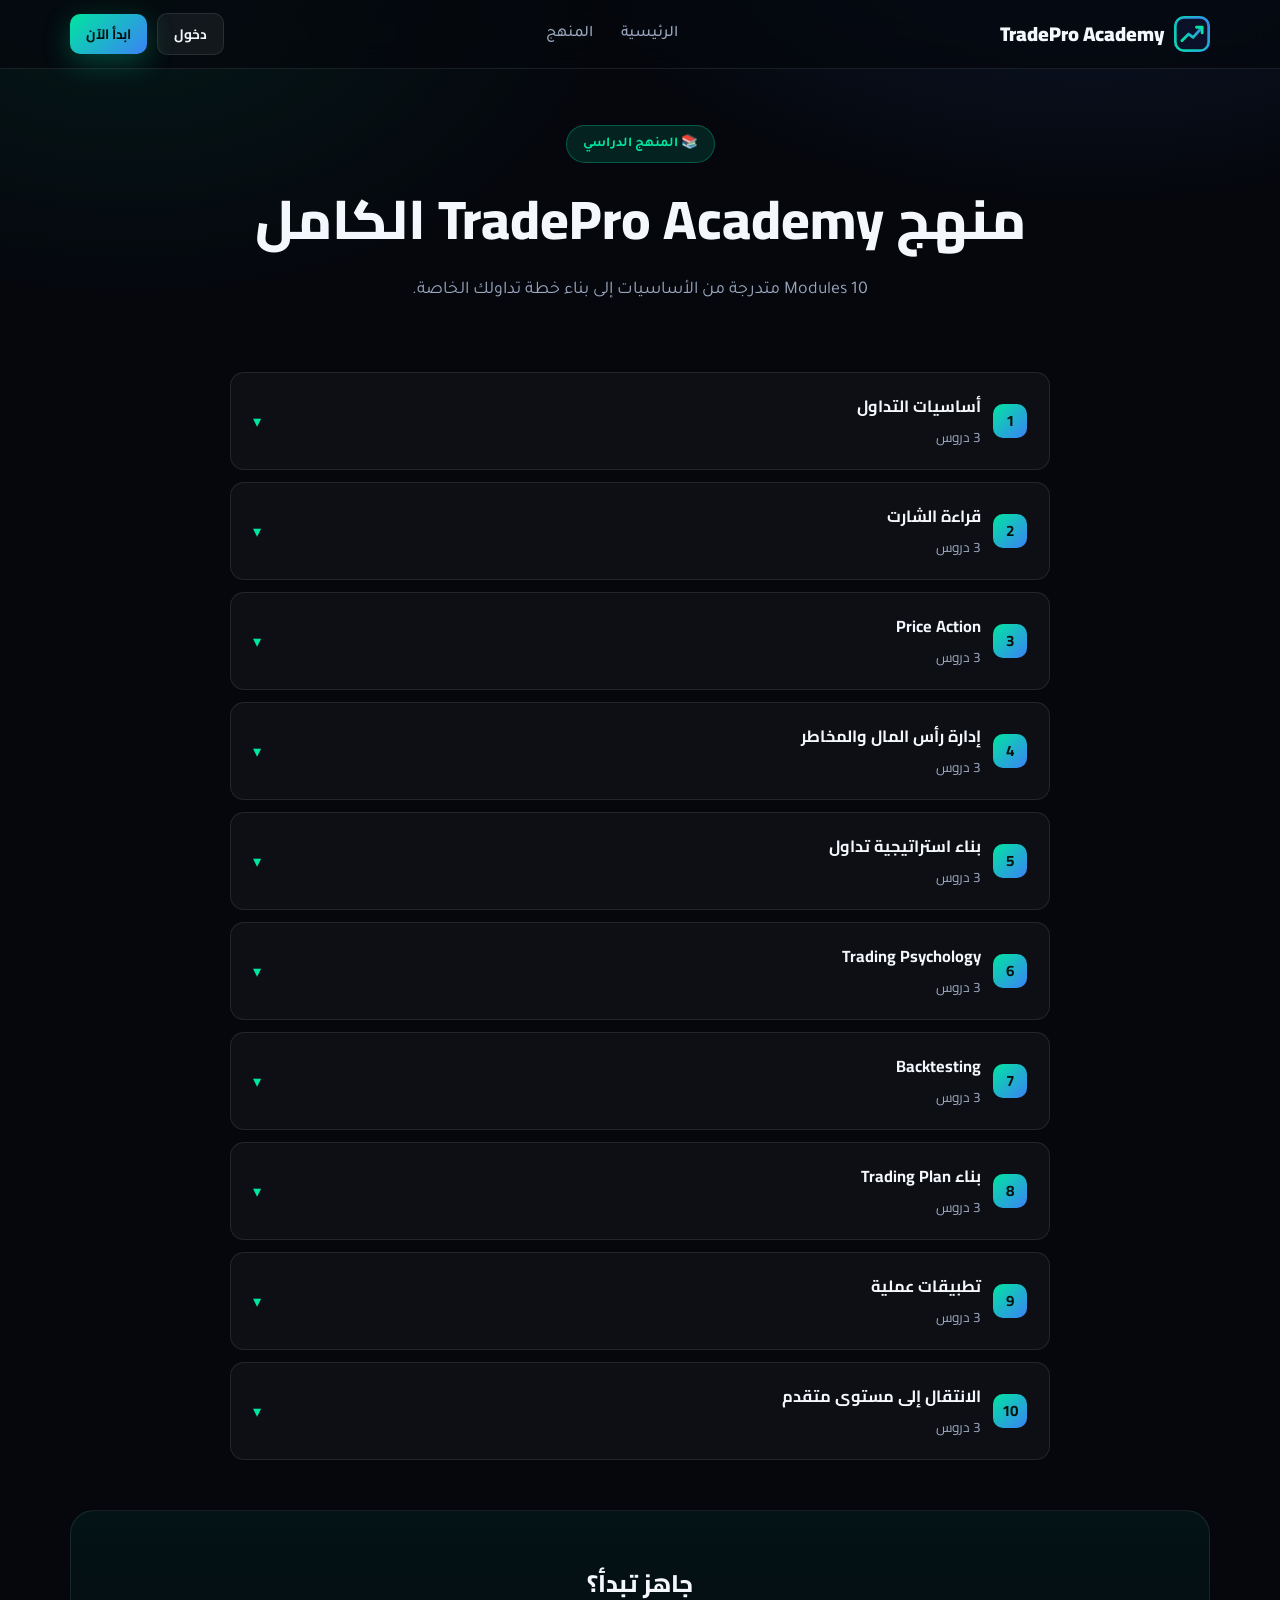
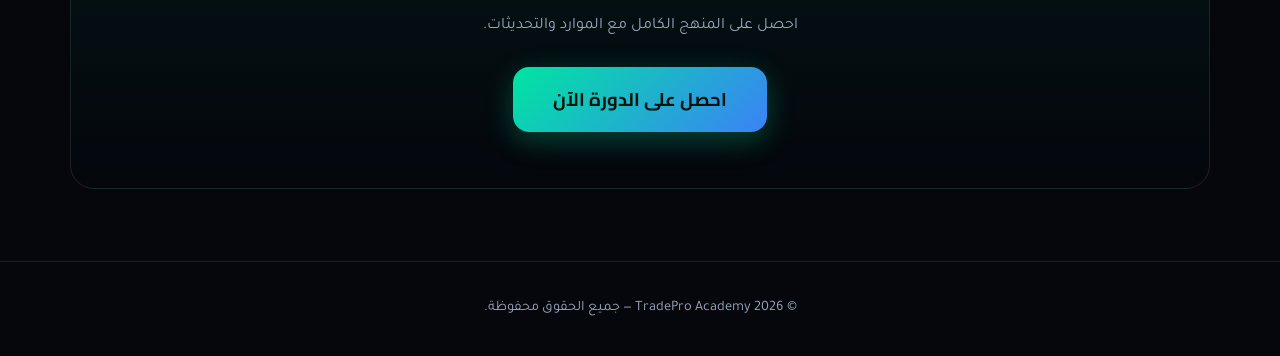
<file: course.html>
<!DOCTYPE html>
<html lang="ar" dir="rtl">
<head>
<meta charset="UTF-8">
<meta name="viewport" content="width=device-width, initial-scale=1.0">
<title>المنهج الكامل | {{SEO_TITLE}}</title>
<meta name="description" content="">
<link rel="preconnect" href="https://fonts.googleapis.com">
<link href="https://fonts.googleapis.com/css2?family=Cairo:wght@600;700;800;900&family=Tajawal:wght@400;500;700&display=swap" rel="stylesheet">
<link rel="stylesheet" href="css/style.css">
<script src="js/config.js"></script>
<script src="js/store.js"></script>
<script src="js/app.js"></script>
</head>
<body>
<header class="site-header" id="site-header"></header>

<section class="hero" style="padding:56px 0 20px">
  <div class="container" style="text-align:center">
    <span class="eyebrow">📚 المنهج الدراسي</span>
    <h1>منهج <span data-s="COURSE_NAME">TradePro Academy</span> الكامل</h1>
    <p class="sub" style="margin-inline:auto">10 Modules متدرجة من الأساسيات إلى بناء خطة تداولك الخاصة.</p>
  </div>
</section>

<section style="padding-top:20px">
  <div class="container">
    <div class="accordion" id="curriculum-acc"></div>
    <div class="final-cta reveal" style="margin-top:50px">
      <h2 style="margin-bottom:12px">جاهز تبدأ؟</h2>
      <p style="color:var(--muted);margin-bottom:26px">احصل على المنهج الكامل مع الموارد والتحديثات.</p>
      <a href="index.html#pricing" class="btn btn-primary btn-lg" data-s="CTA_TEXT">احصل على الدورة الآن</a>
    </div>
  </div>
</section>

<footer class="site-footer"><div class="container">
  <p>© 2026 <span data-s="COURSE_NAME">TradePro Academy</span> — جميع الحقوق محفوظة.</p>
</div></footer>

<script>
(async function () {
  await App.renderHeader();
  const s = await App.applySettings();
  const mods = await Store.curriculum();
  const total = mods.reduce((a, m) => a + m.lessons.length, 0);
  document.getElementById('curriculum-acc').innerHTML = mods.map((m, i) => `
    <div class="acc-item reveal">
      <button class="acc-head">
        <span style="display:flex;align-items:center;gap:12px"><span class="num">${i + 1}</span>
        <span>${App.esc(m.title)}<br><small style="color:var(--muted);font-weight:400">${m.lessons.length} دروس</small></span></span>
        <span class="chev">▾</span>
      </button>
      <div class="acc-body"><div class="acc-body-inner">
        ${m.description ? `<p>${App.esc(m.description)}</p>` : ''}
        <ul>${m.lessons.map((l) => `<li>${App.esc(l.title)}${l.is_free_preview ? ' <span class="pill on">معاينة مجانية</span>' : ''}</li>`).join('')}</ul>
      </div></div>
    </div>`).join('');
  App.courseSchema(s, mods);
  App.initReveal(); App.initAccordion();
})();
</script>
</body>
</html>
</file>
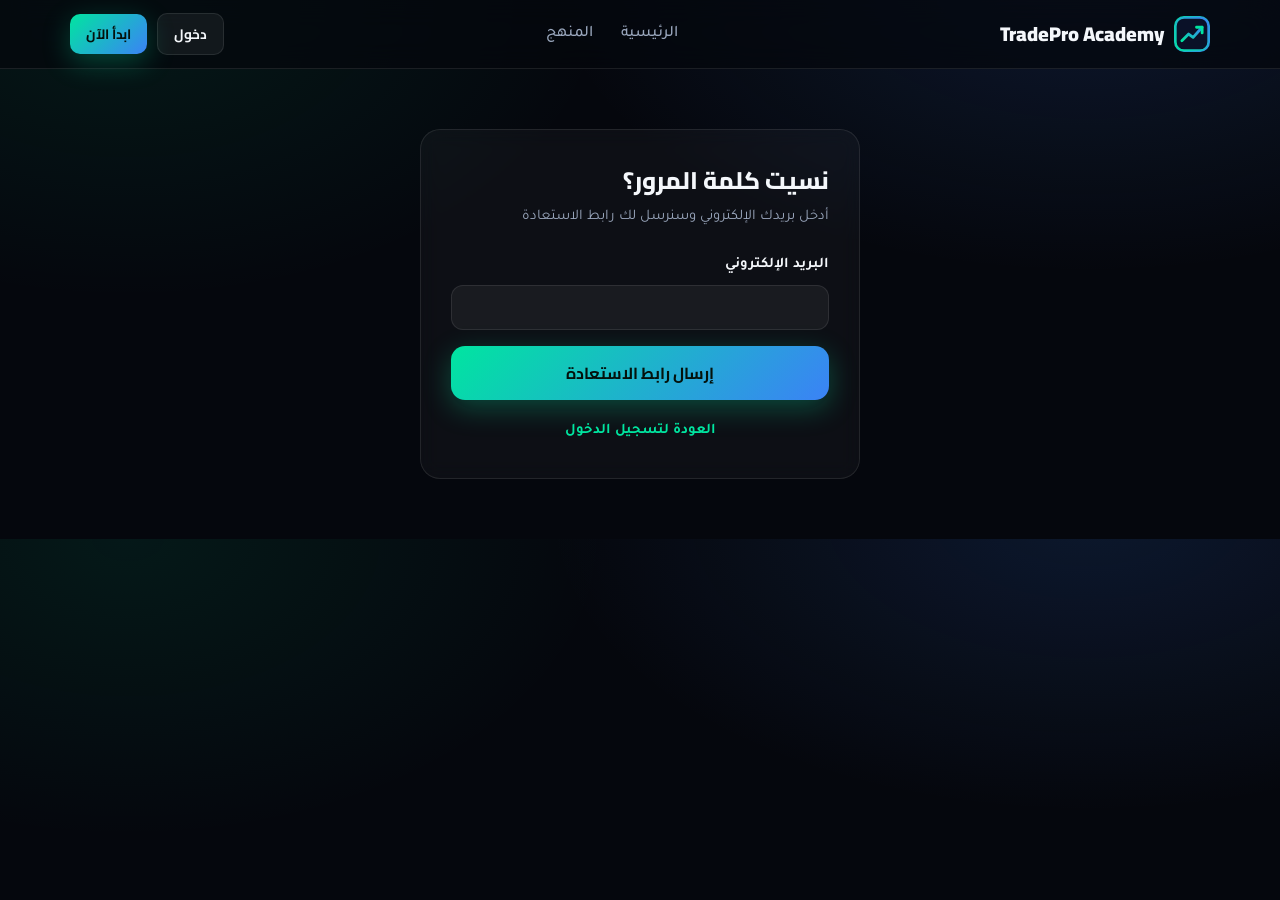
<file: forgot.html>
<!DOCTYPE html>
<html lang="ar" dir="rtl">
<head>
<meta charset="UTF-8"><meta name="viewport" content="width=device-width, initial-scale=1.0">
<title>نسيت كلمة المرور | {{SEO_TITLE}}</title>
<link rel="preconnect" href="https://fonts.googleapis.com">
<link href="https://fonts.googleapis.com/css2?family=Cairo:wght@600;700;800;900&family=Tajawal:wght@400;500;700&display=swap" rel="stylesheet">
<link rel="stylesheet" href="css/style.css">
<script src="js/config.js"></script><script src="js/store.js"></script><script src="js/app.js"></script>
</head>
<body>
<header class="site-header" id="site-header"></header>
<div class="container"><div class="auth-wrap"><div class="form-card">
  <h2>نسيت كلمة المرور؟</h2>
  <p class="sub">أدخل بريدك الإلكتروني وسنرسل لك رابط الاستعادة</p>
  <div class="form-ok" id="ok">إذا كان البريد مسجلاً لدينا، ستصلك رسالة الاستعادة قريباً.</div>
  <form id="f">
    <div class="field"><label>البريد الإلكتروني</label><input type="email" id="email" required dir="ltr" style="text-align:left"></div>
    <button class="btn btn-primary btn-block" type="submit">إرسال رابط الاستعادة</button>
  </form>
  <div class="form-link"><a href="login.html">العودة لتسجيل الدخول</a></div>
</div></div></div>
<script>
(async function () {
  await App.renderHeader(); await App.applySettings();
  document.getElementById('f').onsubmit = async (e) => {
    e.preventDefault();
    await Store.forgot(document.getElementById('email').value.trim());
    document.getElementById('ok').style.display = 'block';
    document.getElementById('f').style.display = 'none';
  };
})();
</script>
</body>
</html>
</file>
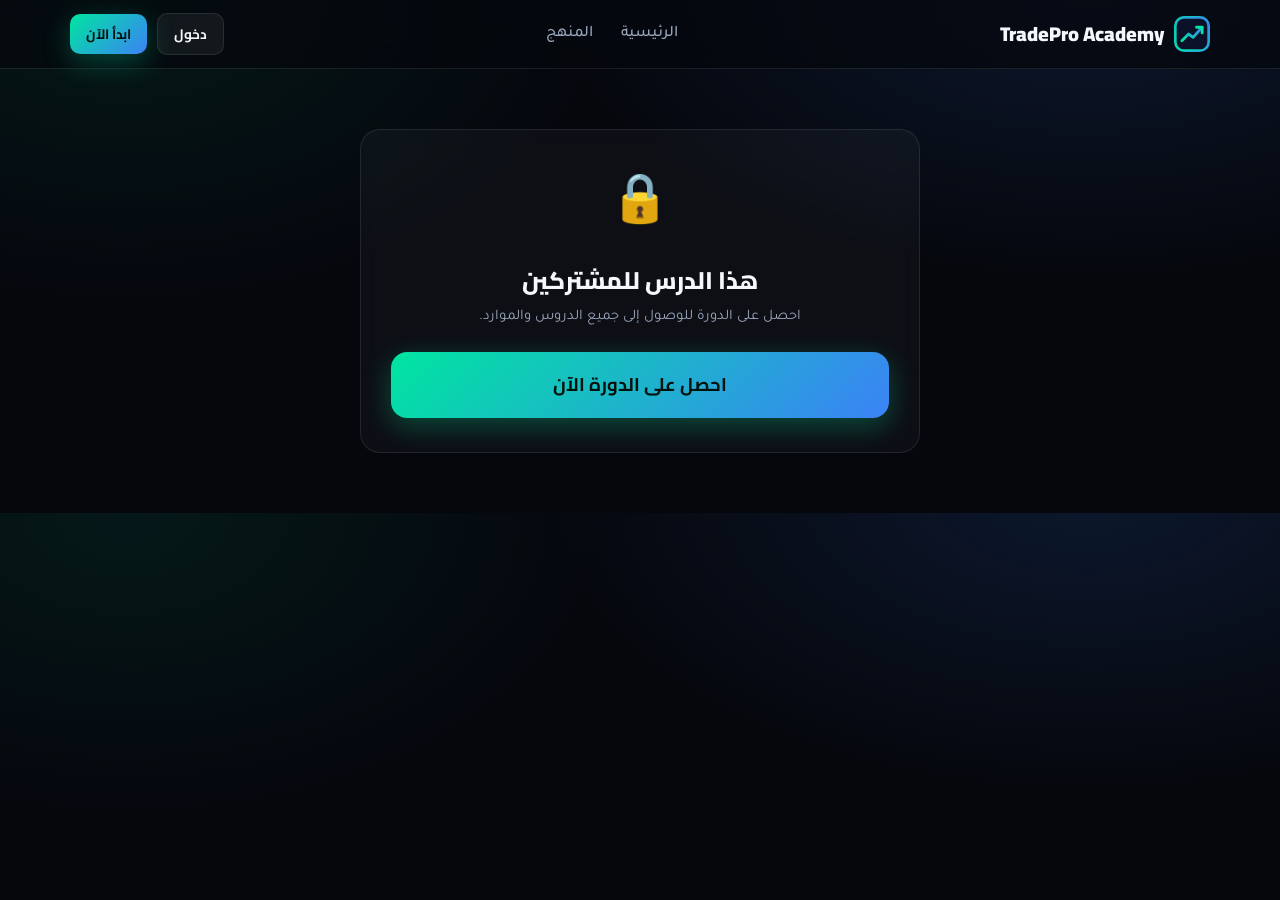
<file: lesson.html>
<!DOCTYPE html>
<html lang="ar" dir="rtl">
<head>
<meta charset="UTF-8"><meta name="viewport" content="width=device-width, initial-scale=1.0">
<title>الدرس | {{SEO_TITLE}}</title>
<link rel="preconnect" href="https://fonts.googleapis.com">
<link href="https://fonts.googleapis.com/css2?family=Cairo:wght@600;700;800;900&family=Tajawal:wght@400;500;700&display=swap" rel="stylesheet">
<link rel="stylesheet" href="css/style.css">
<script src="js/config.js"></script><script src="js/store.js"></script><script src="js/app.js"></script>
</head>
<body>
<header class="site-header" id="site-header"></header>
<div class="container">
  <div id="denied" style="display:none;max-width:560px;margin:60px auto;text-align:center">
    <div class="form-card">
      <div style="font-size:3rem;margin-bottom:14px">🔒</div>
      <h2>هذا الدرس للمشتركين</h2>
      <p class="sub">احصل على الدورة للوصول إلى جميع الدروس والموارد.</p>
      <a href="index.html#pricing" class="btn btn-primary btn-lg btn-block">احصل على الدورة الآن</a>
    </div>
  </div>

  <div id="lesson-view" style="display:none" class="app-layout">
    <aside class="sidebar" id="sidebar"></aside>
    <main>
      <div class="video-wrap" id="player"></div>
      <div class="lesson-head">
        <div><h2 id="lesson-title"></h2><div class="lesson-meta" id="lesson-meta"></div></div>
      </div>
      <p class="lesson-desc" id="lesson-desc"></p>
      <div class="lesson-nav">
        <a href="#" class="btn btn-ghost" id="prev-btn">→ الدرس السابق</a>
        <button class="btn btn-primary" id="complete-btn">✓ تم إكمال الدرس</button>
        <a href="#" class="btn btn-ghost" id="next-btn">الدرس التالي ←</a>
      </div>
      <div class="final-cta" id="guest-cta" style="display:none;margin-top:22px;padding:36px 24px">
        <h3 style="margin-bottom:10px">🎁 عجبك الدرس المجاني؟</h3>
        <p style="color:var(--muted);margin-bottom:20px">هذه مجرد البداية — احصل على الدورة الكاملة (10 Modules) بسعر الإطلاق.</p>
        <a href="index.html#pricing" class="btn btn-primary btn-lg">احصل على الدورة الآن</a>
      </div>
      <div class="notes-card">
        <h3>📝 ملاحظاتي</h3>
        <div class="field"><textarea id="notes" placeholder="دوّن ملاحظاتك حول هذا الدرس... (تُحفظ تلقائياً)"></textarea></div>
        <small style="color:var(--muted)" id="notes-status"></small>
      </div>
      <div class="resources-card" id="resources-wrap" style="display:none">
        <h3>📁 موارد الدرس</h3>
        <div id="resources"></div>
      </div>
    </main>
  </div>
</div>

<script>
(async function () {
  await App.renderHeader(); await App.applySettings();
  const id = new URLSearchParams(location.search).get('id') || location.pathname.split('/').pop().split('.')[0];
  let lesson;
  try { lesson = await Store.lesson(id); }
  catch (e) {
    if (e.status === 401 || e.code === 'login_required') { App.requireLoginRedirect(); return; }
    const d = document.getElementById('denied');
    d.style.display = 'block';
    if (e.code === 'lesson_locked') {
      d.querySelector('h2').textContent = 'هذا الدرس مقفل حالياً';
      d.querySelector('.sub').textContent = 'أكمل الدرس السابق أولاً لفتح هذا الدرس — التعلم بالترتيب يضمن استيعاباً أفضل.';
    }
    return;
  }
  document.getElementById('lesson-view').style.display = 'grid';
  document.title = lesson.title + ' | ' + document.title.replace(/^الدرس \| /, '');

  document.getElementById('player').innerHTML = App.videoEmbed(lesson.provider, lesson.video_url);
  document.getElementById('lesson-title').textContent = lesson.title;
  document.getElementById('lesson-meta').textContent =
    `${lesson.module ? lesson.module.title + ' · ' : ''}${lesson.duration ? '⏱ ' + lesson.duration + ' · ' : ''}${lesson.is_free_preview ? '🎁 معاينة مجانية' : ''}`;
  document.getElementById('lesson-desc').textContent = lesson.description || '';

  // viewer state: guests see free preview without tracking/notes
  let viewer = null;
  try { viewer = await Store.me(); } catch {}
  const canTrack = viewer && (viewer.enrolled || viewer.role === 'admin');
  if (!canTrack) document.getElementById('complete-btn').style.display = 'none';
  if (!viewer) document.querySelector('.notes-card').style.display = 'none';
  if (!canTrack) document.getElementById('guest-cta').style.display = 'block';

  // sidebar + prev/next
  const mods = await Store.curriculum();
  const prog = await Store.progress().catch(() => ({ completed: [] }));
  const done = new Set(prog.completed);
  const flat = mods.flatMap((m) => m.lessons.map((l) => ({ ...l })));
  const idx = flat.findIndex((l) => l.id === lesson.id);
  const unlocked = new Set();
  flat.forEach((l, i) => { if (i === 0 || done.has(flat[i - 1].id)) unlocked.add(l.id); });

  document.getElementById('sidebar').innerHTML = `<a href="student.html" class="lesson-link" style="margin-bottom:8px"><span class="st">⌂</span><span>لوحة الطالب</span></a>` +
    mods.map((m) => `<h4>${App.esc(m.title)}</h4>` + m.lessons.map((l) => {
      const isDone = done.has(l.id), isCur = l.id === lesson.id, isLocked = !unlocked.has(l.id) && !isCur;
      const cls = isDone ? 'done' : isCur ? 'current' : '';
      const icon = isDone ? '✓' : isLocked ? '🔒' : '▶';
      return `<a class="lesson-link ${cls}" href="${isLocked ? '#' : 'lesson.html?id=' + l.id}" ${isLocked ? 'onclick="return false" style="opacity:.45;cursor:not-allowed"' : ''}>
        <span class="st">${icon}</span><span>${App.esc(l.title)}</span></a>`;
    }).join('')).join('');

  const prev = flat[idx - 1], next = flat[idx + 1];
  const prevBtn = document.getElementById('prev-btn'), nextBtn = document.getElementById('next-btn');
  if (prev && unlocked.has(prev.id)) prevBtn.href = 'lesson.html?id=' + prev.id; else prevBtn.style.display = 'none';
  if (next && (done.has(lesson.id) || unlocked.has(next.id))) nextBtn.href = 'lesson.html?id=' + next.id; else nextBtn.style.display = 'none';

  // complete
  const completeBtn = document.getElementById('complete-btn');
  if (done.has(lesson.id)) { completeBtn.textContent = '✓ مكتمل'; completeBtn.disabled = true; completeBtn.style.opacity = '.6'; }
  completeBtn.onclick = async () => {
    try {
      await Store.completeLesson(lesson.id);
      completeBtn.textContent = '✓ مكتمل'; completeBtn.disabled = true; completeBtn.style.opacity = '.6';
      App.toast('أحسنت! تم تسجيل إكمال الدرس ✓');
      if (next) { nextBtn.href = 'lesson.html?id=' + next.id; nextBtn.style.display = ''; }
      setTimeout(() => { if (next) location.href = 'lesson.html?id=' + next.id; }, 1200);
    } catch (e) { App.toast('حدث خطأ، حاول مجدداً'); }
  };

  // notes (autosave)
  const notesEl = document.getElementById('notes'), notesStatus = document.getElementById('notes-status');
  try { notesEl.value = (await Store.getNote(lesson.id)).content || ''; } catch {}
  let nt;
  notesEl.addEventListener('input', () => {
    notesStatus.textContent = 'جارٍ الحفظ...';
    clearTimeout(nt);
    nt = setTimeout(async () => {
      try { await Store.setNote(lesson.id, notesEl.value); notesStatus.textContent = '✓ محفوظ'; }
      catch { notesStatus.textContent = 'تعذر الحفظ'; }
    }, 800);
  });

  // resources
  if (lesson.resources && lesson.resources.length) {
    document.getElementById('resources-wrap').style.display = 'block';
    const icons = { pdf: '📄', checklist: '✅', excel: '📊', csv: '📊', other: '📎' };
    document.getElementById('resources').innerHTML = lesson.resources.map((r) => `
      <div class="res-item"><span>${icons[r.file_type] || '📎'} ${App.esc(r.title)}</span>
      <a class="btn btn-ghost btn-sm" href="${App.esc(r.file_url)}" download>تحميل</a></div>`).join('');
  }
})();
</script>
</body>
</html>
</file>
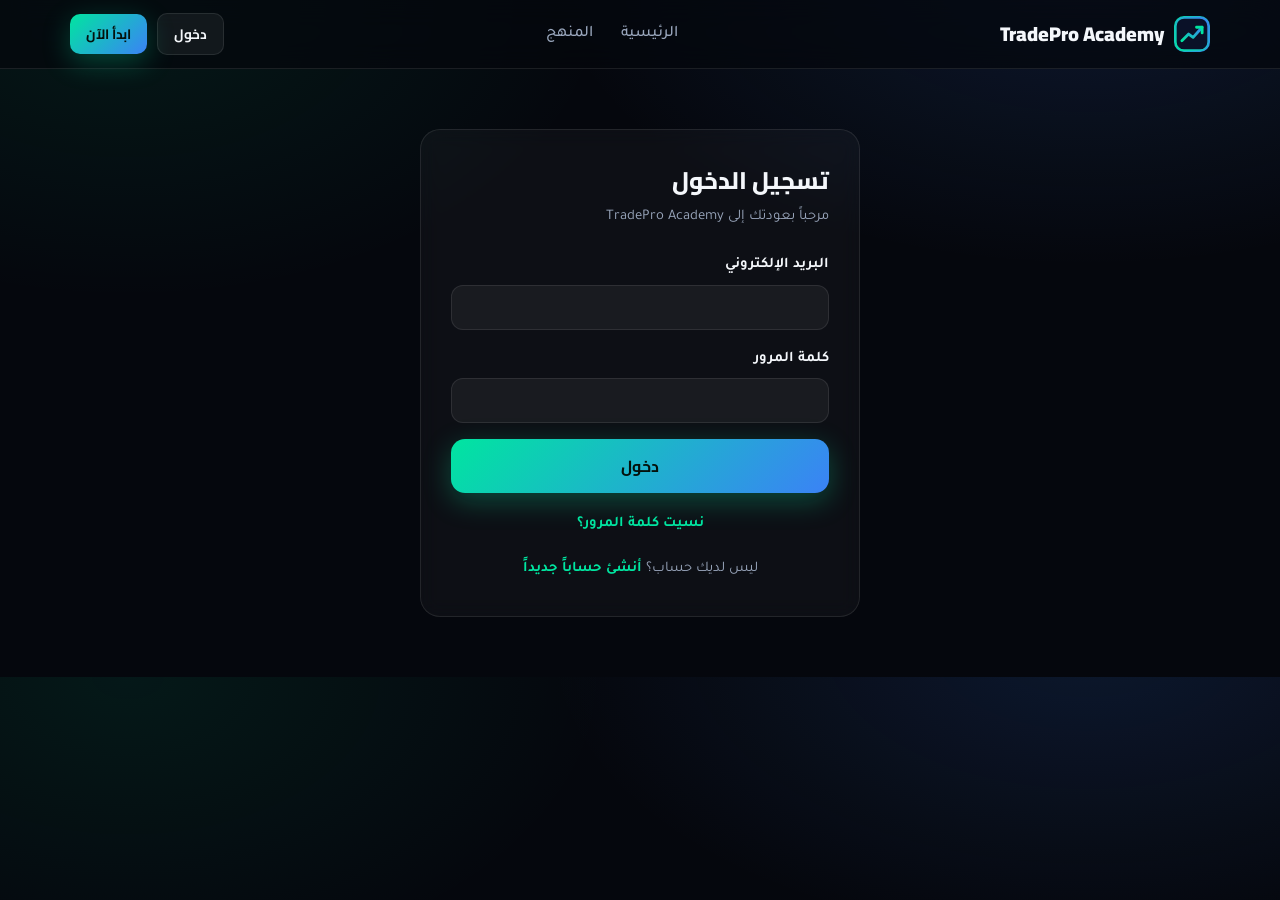
<file: login.html>
<!DOCTYPE html>
<html lang="ar" dir="rtl">
<head>
<meta charset="UTF-8"><meta name="viewport" content="width=device-width, initial-scale=1.0">
<title>تسجيل الدخول | {{SEO_TITLE}}</title>
<link rel="preconnect" href="https://fonts.googleapis.com">
<link href="https://fonts.googleapis.com/css2?family=Cairo:wght@600;700;800;900&family=Tajawal:wght@400;500;700&display=swap" rel="stylesheet">
<link rel="stylesheet" href="css/style.css">
<script src="js/config.js"></script><script src="js/store.js"></script><script src="js/app.js"></script>
</head>
<body>
<header class="site-header" id="site-header"></header>
<div class="container"><div class="auth-wrap"><div class="form-card">
  <h2>تسجيل الدخول</h2>
  <p class="sub">مرحباً بعودتك إلى <span data-s="COURSE_NAME">TradePro Academy</span></p>
  <div class="form-err" id="err"></div>
  <form id="f">
    <div class="field"><label>البريد الإلكتروني</label><input type="email" id="email" required dir="ltr" style="text-align:left"></div>
    <div class="field"><label>كلمة المرور</label><input type="password" id="password" required></div>
    <button class="btn btn-primary btn-block" type="submit">دخول</button>
  </form>
  <div class="form-link"><a href="forgot.html">نسيت كلمة المرور؟</a></div>
  <div class="form-link">ليس لديك حساب؟ <a href="register.html">أنشئ حساباً جديداً</a></div>
</div></div></div>
<script>
(async function () {
  await App.renderHeader(); await App.applySettings();
  const params = new URLSearchParams(location.search);
  document.getElementById('f').onsubmit = async (e) => {
    e.preventDefault();
    const err = document.getElementById('err'); err.style.display = 'none';
    try {
      let u = await Store.login(document.getElementById('email').value.trim(), document.getElementById('password').value);
      if (params.get('enroll') === '1' && Store.demo) { await Store.enrollSelf(); u = await Store.me(); }
      location.href = App.resolve(params.get('next')) || (u.role === 'admin' ? '/admin' : '/student');
    } catch (er) {
      err.textContent = er.code === 'invalid_credentials' ? 'بيانات الدخول غير صحيحة.' : 'حدث خطأ، حاول مجدداً.';
      err.style.display = 'block';
    }
  };
})();
</script>
</body>
</html>
</file>
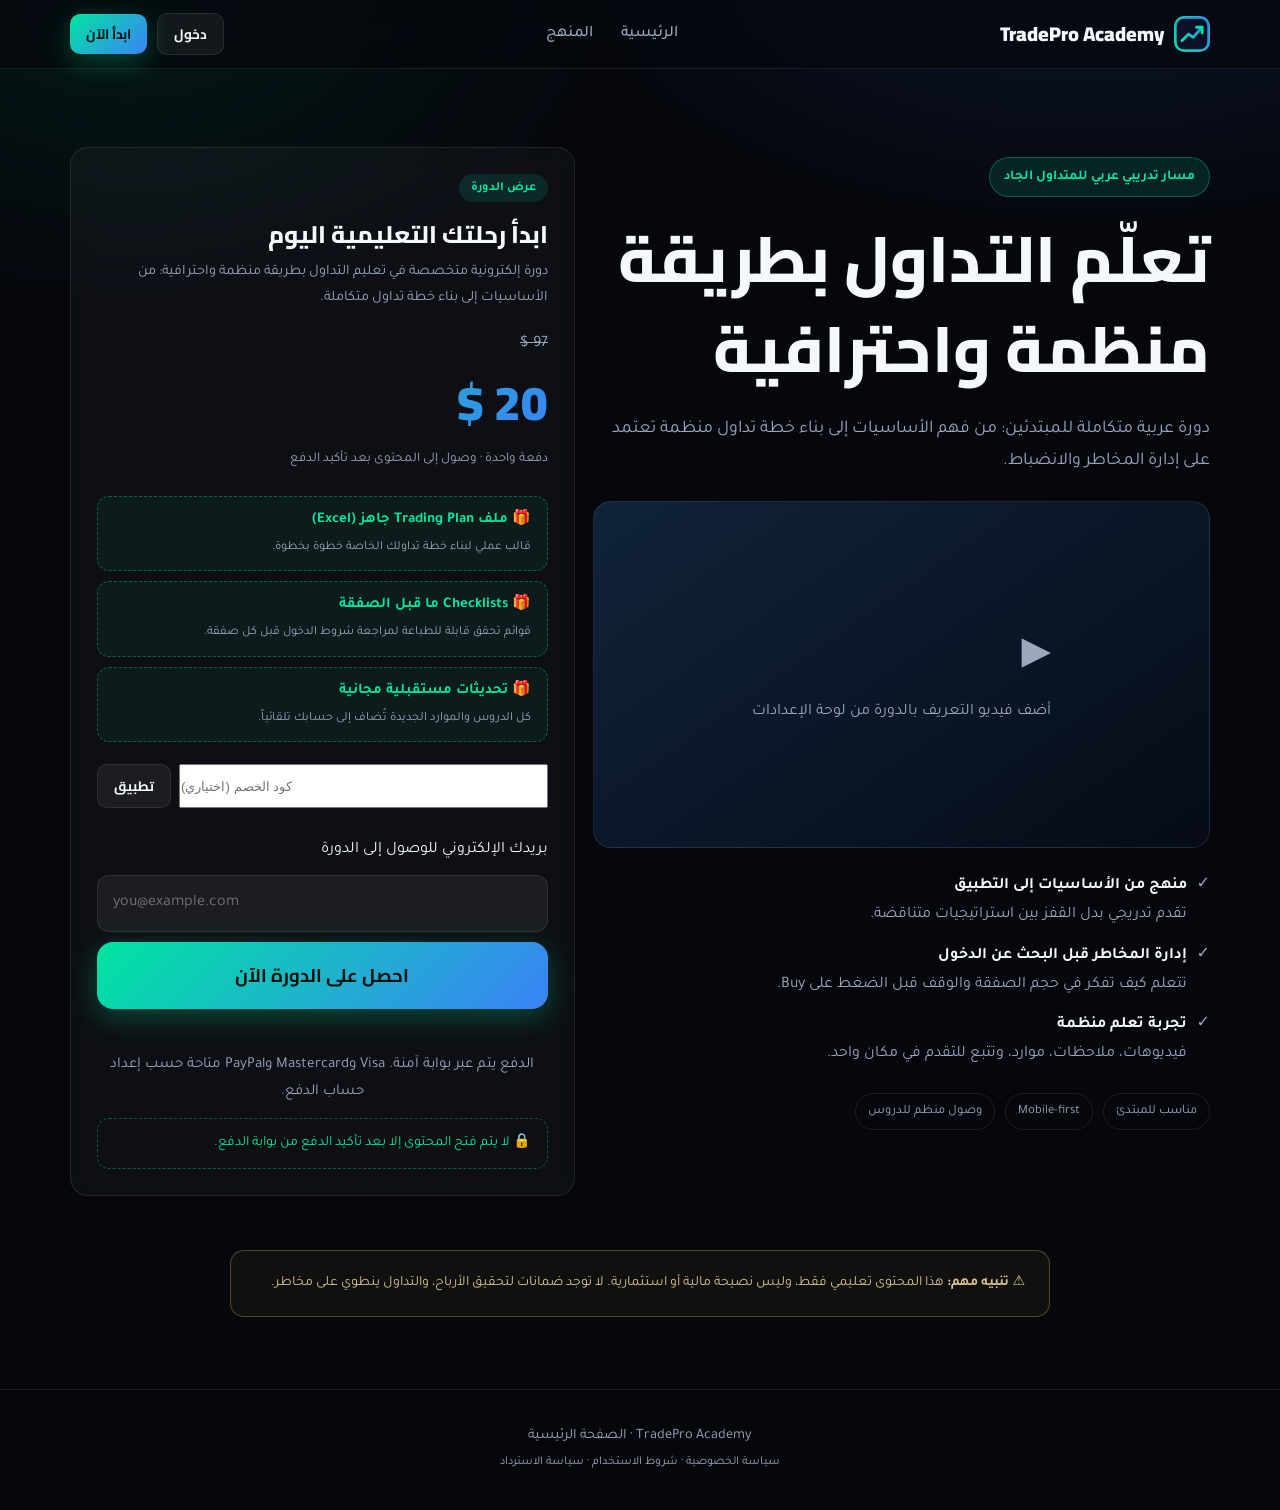
<file: offer.html>
<!DOCTYPE html>
<html lang="ar" dir="rtl">
<head>
<meta charset="UTF-8">
<meta name="viewport" content="width=device-width, initial-scale=1.0">
<title>ابدأ تعلم التداول بطريقة منظمة</title>
<meta name="description" content="مسار تدريبي عملي لتعلم التداول وإدارة المخاطر وبناء خطة تداول واضحة.">
<meta property="og:type" content="website">
<meta property="og:title" content="تعلم التداول بطريقة منظمة">
<meta property="og:description" content="دورة عربية عملية للمتداول الذي يريد منهجاً واضحاً بعيداً عن الوعود الوهمية.">
<link rel="preconnect" href="https://fonts.googleapis.com">
<link href="https://fonts.googleapis.com/css2?family=Cairo:wght@600;700;800;900&family=Tajawal:wght@400;500;700&display=swap" rel="stylesheet">
<link rel="stylesheet" href="css/style.css">
<script src="js/config.js"></script><script src="js/store.js"></script><script src="js/app.js"></script>
<style>
.offer-page .offer-hero{padding:54px 0 34px}.offer-badge{display:inline-flex;gap:8px;align-items:center;color:var(--green);background:var(--green-dim);border:1px solid rgba(0,229,160,.3);border-radius:999px;padding:7px 14px;font-weight:700;font-size:.85rem}.offer-page h1{font-size:clamp(2rem,6vw,4rem);max-width:780px;margin:18px 0}.offer-page .lead{max-width:700px;color:var(--muted);font-size:1.12rem;margin-bottom:24px}.offer-grid{display:grid;gap:18px;align-items:start}.offer-copy{padding-top:10px}.offer-checkout{position:sticky;top:90px}.offer-video{aspect-ratio:16/9;border-radius:18px;overflow:hidden;background:linear-gradient(145deg,#10233a,#060b16);border:1px solid var(--card-border);display:grid;place-items:center;color:var(--muted);margin-bottom:24px}.offer-video iframe,.offer-video video{width:100%;height:100%;border:0}.offer-points{display:grid;gap:12px;margin:24px 0;list-style:none}.offer-points li{display:flex;gap:10px;align-items:flex-start;color:var(--muted)}.offer-points b{color:var(--text)}.offer-form{display:grid;gap:10px;text-align:right}.offer-form input{width:100%;background:rgba(255,255,255,.06);border:1px solid var(--card-border);border-radius:12px;padding:13px 15px;color:var(--text);font:inherit}.offer-form input:focus{outline:0;border-color:var(--green)}.offer-note{font-size:.78rem;color:var(--muted);text-align:center}.offer-error{min-height:22px;color:#ff9a9a;font-size:.84rem}.offer-strip{margin:12px 0 0;padding:12px 16px;border:1px dashed rgba(0,229,160,.35);border-radius:12px;color:var(--green);font-size:.88rem}.ad-proof{display:flex;flex-wrap:wrap;gap:10px;margin-top:22px}.ad-proof span{border:1px solid var(--card-border);border-radius:999px;padding:6px 12px;color:var(--muted);font-size:.8rem}
@media(min-width:900px){.offer-grid{grid-template-columns:1.1fr .9fr}.offer-page .offer-hero{padding-top:78px}}
</style>
</head>
<body class="offer-page">
<header class="site-header" id="site-header"></header>
<main>
<section class="offer-hero"><div class="container offer-grid">
  <div class="offer-copy">
    <span class="offer-badge">مسار تدريبي عربي للمتداول الجاد</span>
    <h1 data-s="HERO_TITLE">تعلّم التداول بمنهج واضح، لا بتخمينات عشوائية</h1>
    <p class="lead" data-s="HERO_SUBTITLE">دروس مرتبة تساعدك على فهم الشارت، إدارة المخاطر، وبناء خطة تداول قابلة للاختبار — بدون وعود أرباح وهمية.</p>
    <div class="offer-video" id="promo-video"><div><div style="font-size:2.4rem;margin-bottom:6px">▶</div><p>أضف فيديو التعريف بالدورة من لوحة الإعدادات</p></div></div>
    <ul class="offer-points">
      <li><span class="tick">✓</span><span><b>منهج من الأساسيات إلى التطبيق</b><br>تقدم تدريجي بدل القفز بين استراتيجيات متناقضة.</span></li>
      <li><span class="tick">✓</span><span><b>إدارة المخاطر قبل البحث عن الدخول</b><br>تتعلم كيف تفكر في حجم الصفقة والوقف قبل الضغط على Buy.</span></li>
      <li><span class="tick">✓</span><span><b>تجربة تعلم منظمة</b><br>فيديوهات، ملاحظات، موارد، وتتبع للتقدم في مكان واحد.</span></li>
    </ul>
    <div class="ad-proof"><span>مناسب للمبتدئ</span><span>Mobile-first</span><span>وصول منظم للدروس</span></div>
  </div>
  <aside class="glass offer-checkout" id="checkout-card">
    <span class="solution-tag">عرض الدورة</span>
    <h2 style="margin:8px 0">ابدأ رحلتك التعليمية اليوم</h2>
    <p style="color:var(--muted);font-size:.9rem" data-s="COURSE_DESCRIPTION">دورة عملية لتعلم التداول وبناء خطة واضحة.</p>
    <div style="margin:18px 0"><span style="color:var(--muted);text-decoration:line-through" id="offer-old"></span><div class="price-now" id="offer-price"></div><small style="color:var(--muted)">دفعة واحدة · وصول إلى المحتوى بعد تأكيد الدفع</small></div>
    <ul class="bonus-list" id="offer-bonuses"></ul>
    <div class="coupon-row" style="display:flex;gap:8px;margin:4px 0 2px">
      <input type="text" id="offer-coupon" placeholder="كود الخصم (اختياري)" style="flex:1" dir="ltr">
      <button class="btn btn-ghost btn-sm" id="offer-coupon-btn" type="button">تطبيق</button>
    </div>
    <div class="offer-error" id="offer-coupon-msg" style="min-height:20px;font-size:.84rem"></div>
    <div id="offer-price-detail" style="font-size:.85rem;color:var(--muted);margin-bottom:6px"></div>
    <form class="offer-form" id="checkout-form">
      <label for="buyer-email">بريدك الإلكتروني للوصول إلى الدورة</label>
      <input id="buyer-email" type="email" required placeholder="you@example.com" dir="ltr" autocomplete="email">
      <button class="btn btn-primary btn-lg btn-block" type="submit">احصل على الدورة الآن</button>
      <div class="offer-error" id="checkout-error" role="alert"></div>
      <p class="offer-note">الدفع يتم عبر بوابة آمنة. Visa وMastercard وPayPal متاحة حسب إعداد حساب الدفع.</p>
    </form>
    <div class="offer-strip">🔒 لا يتم فتح المحتوى إلا بعد تأكيد الدفع من بوابة الدفع.</div>
  </aside>
</div></section>
<section style="padding-top:20px"><div class="container"><div class="disclaimer">⚠️ <b>تنبيه مهم:</b> هذا المحتوى تعليمي فقط، وليس نصيحة مالية أو استثمارية. لا توجد ضمانات لتحقيق الأرباح، والتداول ينطوي على مخاطر.</div></div></section>
</main>
<footer class="site-footer"><div class="container"><span data-s="COURSE_NAME">TradePro Academy</span> · <a href="index.html">الصفحة الرئيسية</a><br><small style="color:var(--muted)"><a href="privacy.html" style="color:var(--muted)">سياسة الخصوصية</a> · <a href="terms.html" style="color:var(--muted)">شروط الاستخدام</a> · <a href="/refund" style="color:var(--muted)">سياسة الاسترداد</a></small></div></footer>
<script>
(async function(){
  await App.renderHeader();
  const s=await App.applySettings();
  document.getElementById('offer-old').textContent=App.fmtPrice(s,'ORIGINAL_PRICE');
  document.getElementById('offer-price').textContent=App.fmtPrice(s,'COURSE_PRICE');
  try{
    const c=await Store.publicContent();
    document.getElementById('offer-bonuses').innerHTML=(c.bonuses||[]).slice(0,3).map(b=>`<li>🎁 <b>${App.esc(b.title)}</b>${b.description?`<br><small style="color:var(--muted)">${App.esc(b.description)}</small>`:''}</li>`).join('');
  }catch{}
  if(s.PROMO_VIDEO_URL){document.getElementById('promo-video').innerHTML=App.videoEmbed(s.PROMO_VIDEO_PROVIDER||'youtube',s.PROMO_VIDEO_URL)}
  const params=new URLSearchParams(location.search); const source=params.get('utm_source'); if(source) localStorage.setItem('tpa_utm_source',source);
  if (params.get('checkout')==='cancelled') {
    const err=document.getElementById('checkout-error');
    err.textContent='تم إلغاء عملية الدفع — لم يتم خصم أي مبلغ. يمكنك المحاولة مجدداً.';
  }
  // coupon (server-side pricing — the server is the single source of truth)
  let appliedCoupon='';
  const prefill=params.get('coupon');
  async function applyCoupon(code){
    const msg=document.getElementById('offer-coupon-msg');
    code=(code||'').trim(); if(!code) return;
    try{
      const c=await Store.coupon(code);
      appliedCoupon=c.code;
      document.getElementById('offer-price').textContent=`${c.final} ${c.display||'$'}`;
      document.getElementById('offer-price-detail').textContent=`قبل الخصم: ${c.before} ${c.display||'$'} · خصم ${c.percent_off}% (وفّرت ${c.discount} ${c.display||'$'})`;
      msg.style.color='var(--green)'; msg.textContent=`تم تطبيق خصم ${c.percent_off}% ✓`;
    }catch{ appliedCoupon=''; msg.style.color='#ff9a9a'; msg.textContent='كود الخصم غير صالح'; }
  }
  document.getElementById('offer-coupon-btn').addEventListener('click',()=>applyCoupon(document.getElementById('offer-coupon').value));
  if(prefill){ document.getElementById('offer-coupon').value=prefill; applyCoupon(prefill); }
  function csrfToken(){const m=document.cookie.match(/(?:^|;\s*)tpa_csrf=([^;]*)/);return m?decodeURIComponent(m[1]):''}
  document.getElementById('checkout-form').addEventListener('submit',async(e)=>{
    e.preventDefault(); const error=document.getElementById('checkout-error'); const btn=e.currentTarget.querySelector('button');
    error.textContent=''; btn.disabled=true; btn.textContent='جارٍ تجهيز الدفع...';
    // Static demo (no backend): simulate enrollment for preview purposes.
    if (window.APP_CONFIG && window.APP_CONFIG.demo) {
      try {
        const u = await Store.me();
        if (!u) { location.href = 'register.html?enroll=1'; return; }
        await Store.enrollSelf();
        App.toast('تم تفعيل اشتراكك التجريبي ✓');
        setTimeout(() => location.href = 'student.html', 900);
      } catch { error.textContent='تعذر التفعيل التجريبي.'; btn.disabled=false; btn.textContent='احصل على الدورة الآن'; }
      return;
    }
    try{
      const email=document.getElementById('buyer-email').value.trim();
      const r=await fetch('/api/checkout/session',{method:'POST',headers:{'Content-Type':'application/json','x-csrf-token':csrfToken()},credentials:'same-origin',body:JSON.stringify({email,coupon_code:appliedCoupon,utm_source:localStorage.getItem('tpa_utm_source')||''})});
      const data=await r.json();
      if(!r.ok) throw new Error(data.error||'checkout_unavailable');
      location.href=data.url;
    }catch(err){
      if(err.message==='stripe_not_configured' && s.PAYMENT_URL){ location.href=s.PAYMENT_URL; return; }
      error.textContent='تعذر تجهيز الدفع حالياً. حاول مرة أخرى أو تواصل معنا.'; btn.disabled=false; btn.textContent='احصل على الدورة الآن';
    }
  });
})();
</script>
</body>
</html>
</file>
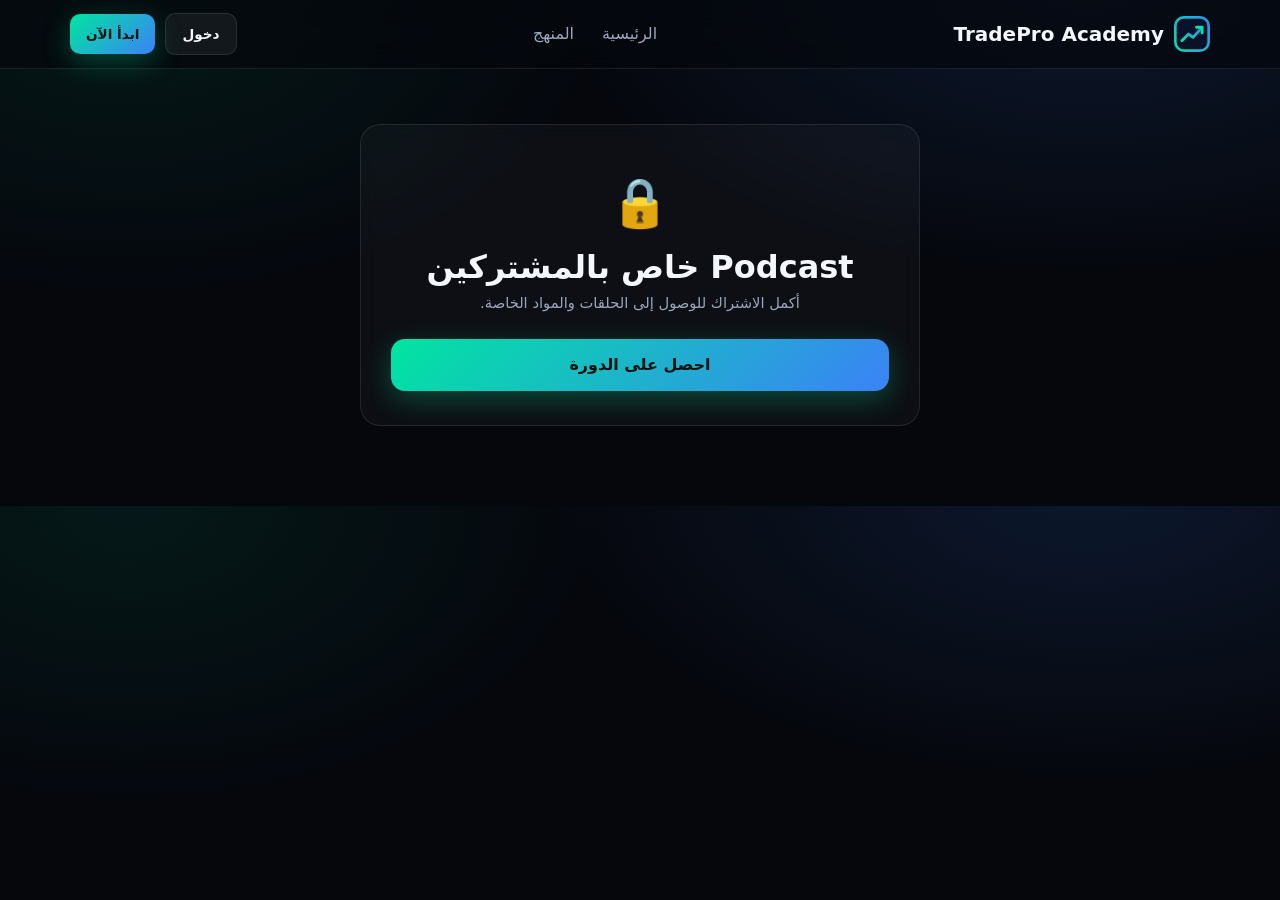
<file: podcast.html>
<!DOCTYPE html>
<html lang="ar" dir="rtl">
<head><meta charset="UTF-8"><meta name="viewport" content="width=device-width, initial-scale=1.0"><title>Podcast | {{SEO_TITLE}}</title><link rel="stylesheet" href="css/style.css"><script src="js/config.js"></script><script src="js/store.js"></script><script src="js/app.js"></script></head>
<body><header class="site-header" id="site-header"></header><main class="container" style="padding:55px 0 80px"><div id="locked" style="display:none;max-width:560px;margin:auto;text-align:center"><div class="form-card"><div style="font-size:3rem">🔒</div><h1>Podcast خاص بالمشتركين</h1><p class="sub">أكمل الاشتراك للوصول إلى الحلقات والمواد الخاصة.</p><a class="btn btn-primary btn-block" href="/offer">احصل على الدورة</a></div></div><section id="podcast-view" style="display:none;max-width:900px;margin:auto"><span class="eyebrow">🎙️ محتوى خاص بالمشتركين</span><h1 data-s="PODCAST_TITLE">Podcast الدورة</h1><p class="section-sub" style="text-align:right;margin-inline:0" data-s="PODCAST_DESCRIPTION">حلقات إضافية تساعدك على ترسيخ المفاهيم وتطوير طريقة تفكيرك في السوق.</p><div class="video-wrap" id="podcast-player"><div class="video-empty"><div><div style="font-size:2.5rem">🎙️</div><p>أضف رابط Podcast من لوحة الإعدادات</p></div></div></div><div class="glass" style="margin-top:22px"><h3>استمر في التعلم</h3><p style="color:var(--muted);margin:8px 0 18px">استعمل هذه الحلقات كدعم للدروس، وليس كبديل عن إدارة المخاطر أو الخطة المكتوبة.</p><a class="btn btn-primary" href="student.html">العودة إلى الدورة</a></div></section></main><script>
(async function(){await App.renderHeader();const s=await App.applySettings();let u=null;try{u=await Store.me()}catch{}if(!u||(!u.enrolled&&u.role!=='admin')){document.getElementById('locked').style.display='block';return}document.getElementById('podcast-view').style.display='block';if(s.PODCAST_EMBED_URL){document.getElementById('podcast-player').innerHTML=App.videoEmbed(s.PODCAST_PROVIDER||'youtube',s.PODCAST_EMBED_URL)}})();
</script></body></html>
</file>
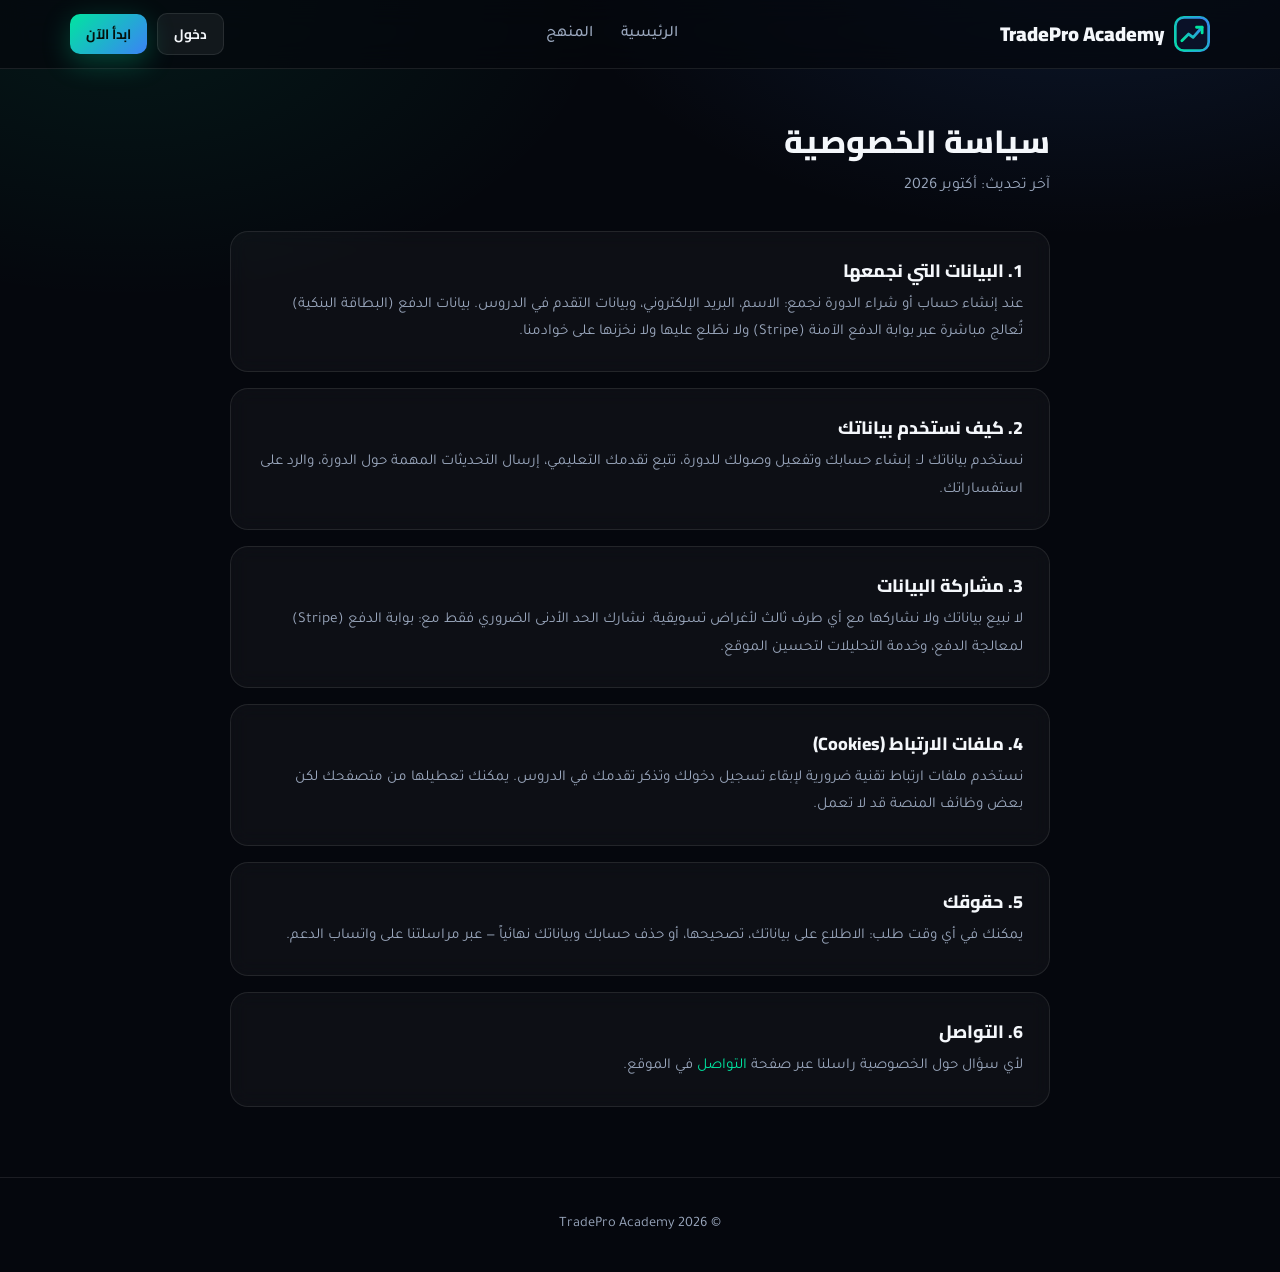
<file: privacy.html>
<!DOCTYPE html>
<html lang="ar" dir="rtl">
<head>
<meta charset="UTF-8"><meta name="viewport" content="width=device-width, initial-scale=1.0">
<title>سياسة الخصوصية | {{SEO_TITLE}}</title>
<link rel="preconnect" href="https://fonts.googleapis.com">
<link href="https://fonts.googleapis.com/css2?family=Cairo:wght@600;700;800;900&family=Tajawal:wght@400;500;700&display=swap" rel="stylesheet">
<link rel="stylesheet" href="css/style.css">
<link rel="icon" href="images/logo.svg">
<script src="js/config.js"></script><script src="js/store.js"></script><script src="js/app.js"></script>
</head>
<body>
<header class="site-header" id="site-header"></header>
<div class="container" style="padding:50px 0 70px;max-width:820px">
  <h1 style="margin-bottom:8px">سياسة الخصوصية</h1>
  <p style="color:var(--muted);margin-bottom:30px">آخر تحديث: أكتوبر 2026</p>
  <div class="glass" style="margin-bottom:16px">
    <h3>1. البيانات التي نجمعها</h3>
    <p>عند إنشاء حساب أو شراء الدورة نجمع: الاسم، البريد الإلكتروني، وبيانات التقدم في الدروس. بيانات الدفع (البطاقة البنكية) تُعالج مباشرة عبر بوابة الدفع الآمنة (Stripe) ولا نطّلع عليها ولا نخزنها على خوادمنا.</p>
  </div>
  <div class="glass" style="margin-bottom:16px">
    <h3>2. كيف نستخدم بياناتك</h3>
    <p>نستخدم بياناتك لـ: إنشاء حسابك وتفعيل وصولك للدورة، تتبع تقدمك التعليمي، إرسال التحديثات المهمة حول الدورة، والرد على استفساراتك.</p>
  </div>
  <div class="glass" style="margin-bottom:16px">
    <h3>3. مشاركة البيانات</h3>
    <p>لا نبيع بياناتك ولا نشاركها مع أي طرف ثالث لأغراض تسويقية. نشارك الحد الأدنى الضروري فقط مع: بوابة الدفع (Stripe) لمعالجة الدفع، وخدمة التحليلات لتحسين الموقع.</p>
  </div>
  <div class="glass" style="margin-bottom:16px">
    <h3>4. ملفات الارتباط (Cookies)</h3>
    <p>نستخدم ملفات ارتباط تقنية ضرورية لإبقاء تسجيل دخولك وتذكر تقدمك في الدروس. يمكنك تعطيلها من متصفحك لكن بعض وظائف المنصة قد لا تعمل.</p>
  </div>
  <div class="glass" style="margin-bottom:16px">
    <h3>5. حقوقك</h3>
    <p>يمكنك في أي وقت طلب: الاطلاع على بياناتك، تصحيحها، أو حذف حسابك وبياناتك نهائياً — عبر مراسلتنا على واتساب الدعم.</p>
  </div>
  <div class="glass">
    <h3>6. التواصل</h3>
    <p>لأي سؤال حول الخصوصية راسلنا عبر صفحة <a href="/#contact" style="color:var(--green)">التواصل</a> في الموقع.</p>
  </div>
</div>
<footer class="site-footer"><div class="container"><p>© 2026 <span data-s="COURSE_NAME">TradePro Academy</span></p></div></footer>
<script>(async function(){await App.renderHeader();await App.applySettings();})();</script>
</body>
</html>
</file>
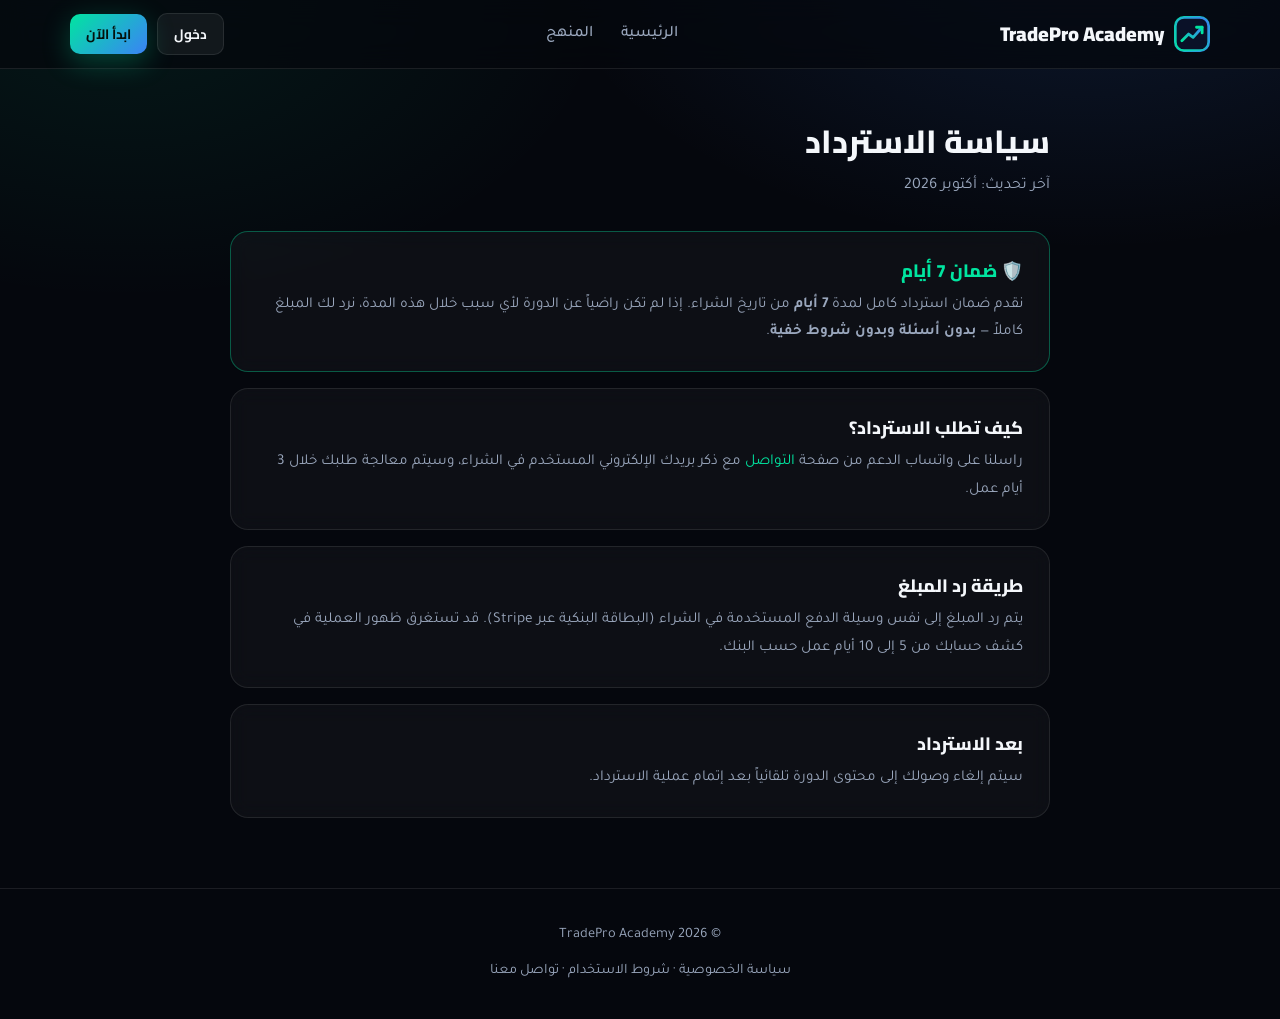
<file: refund.html>
<!DOCTYPE html>
<html lang="ar" dir="rtl">
<head>
<meta charset="UTF-8"><meta name="viewport" content="width=device-width, initial-scale=1.0">
<title>سياسة الاسترداد | {{SEO_TITLE}}</title>
<meta name="description" content="سياسة ضمان استرداد المبلغ في TradePro Academy.">
<link rel="preconnect" href="https://fonts.googleapis.com">
<link href="https://fonts.googleapis.com/css2?family=Cairo:wght@600;700;800;900&family=Tajawal:wght@400;500;700&display=swap" rel="stylesheet">
<link rel="stylesheet" href="css/style.css">
<link rel="icon" href="images/logo.svg">
<script src="js/config.js"></script><script src="js/store.js"></script><script src="js/app.js"></script>
</head>
<body>
<header class="site-header" id="site-header"></header>
<div class="container" style="padding:50px 0 70px;max-width:820px">
  <h1 style="margin-bottom:8px">سياسة الاسترداد</h1>
  <p style="color:var(--muted);margin-bottom:30px">آخر تحديث: أكتوبر 2026</p>
  <div class="glass" style="margin-bottom:16px;border-color:rgba(0,229,160,.35)">
    <h3 style="color:var(--green)">🛡️ ضمان <span class="gdays">7</span> أيام</h3>
    <p>نقدم ضمان استرداد كامل لمدة <b><span class="gdays">7</span> أيام</b> من تاريخ الشراء. إذا لم تكن راضياً عن الدورة لأي سبب خلال هذه المدة، نرد لك المبلغ كاملاً — <b>بدون أسئلة وبدون شروط خفية</b>.</p>
  </div>
  <div class="glass" style="margin-bottom:16px">
    <h3>كيف تطلب الاسترداد؟</h3>
    <p>راسلنا على واتساب الدعم من صفحة <a href="/contact" style="color:var(--green)">التواصل</a> مع ذكر بريدك الإلكتروني المستخدم في الشراء، وسيتم معالجة طلبك خلال 3 أيام عمل.</p>
  </div>
  <div class="glass" style="margin-bottom:16px">
    <h3>طريقة رد المبلغ</h3>
    <p>يتم رد المبلغ إلى نفس وسيلة الدفع المستخدمة في الشراء (البطاقة البنكية عبر Stripe). قد تستغرق ظهور العملية في كشف حسابك من 5 إلى 10 أيام عمل حسب البنك.</p>
  </div>
  <div class="glass">
    <h3>بعد الاسترداد</h3>
    <p>سيتم إلغاء وصولك إلى محتوى الدورة تلقائياً بعد إتمام عملية الاسترداد.</p>
  </div>
</div>
<footer class="site-footer"><div class="container">
  <p>© 2026 <span data-s="COURSE_NAME">TradePro Academy</span></p>
  <p style="margin-top:10px"><a href="privacy.html" style="color:var(--muted)">سياسة الخصوصية</a> · <a href="terms.html" style="color:var(--muted)">شروط الاستخدام</a> · <a href="/contact" style="color:var(--muted)">تواصل معنا</a></p>
</div></footer>
<script>(async function(){
  await App.renderHeader();
  await App.applySettings((st) => {
    const g = parseInt(st.GUARANTEE_DAYS, 10);
    if (Number.isInteger(g) && g >= 0) document.querySelectorAll('.gdays').forEach((el) => { el.textContent = g; });
  });
})();</script>
</body>
</html>
</file>
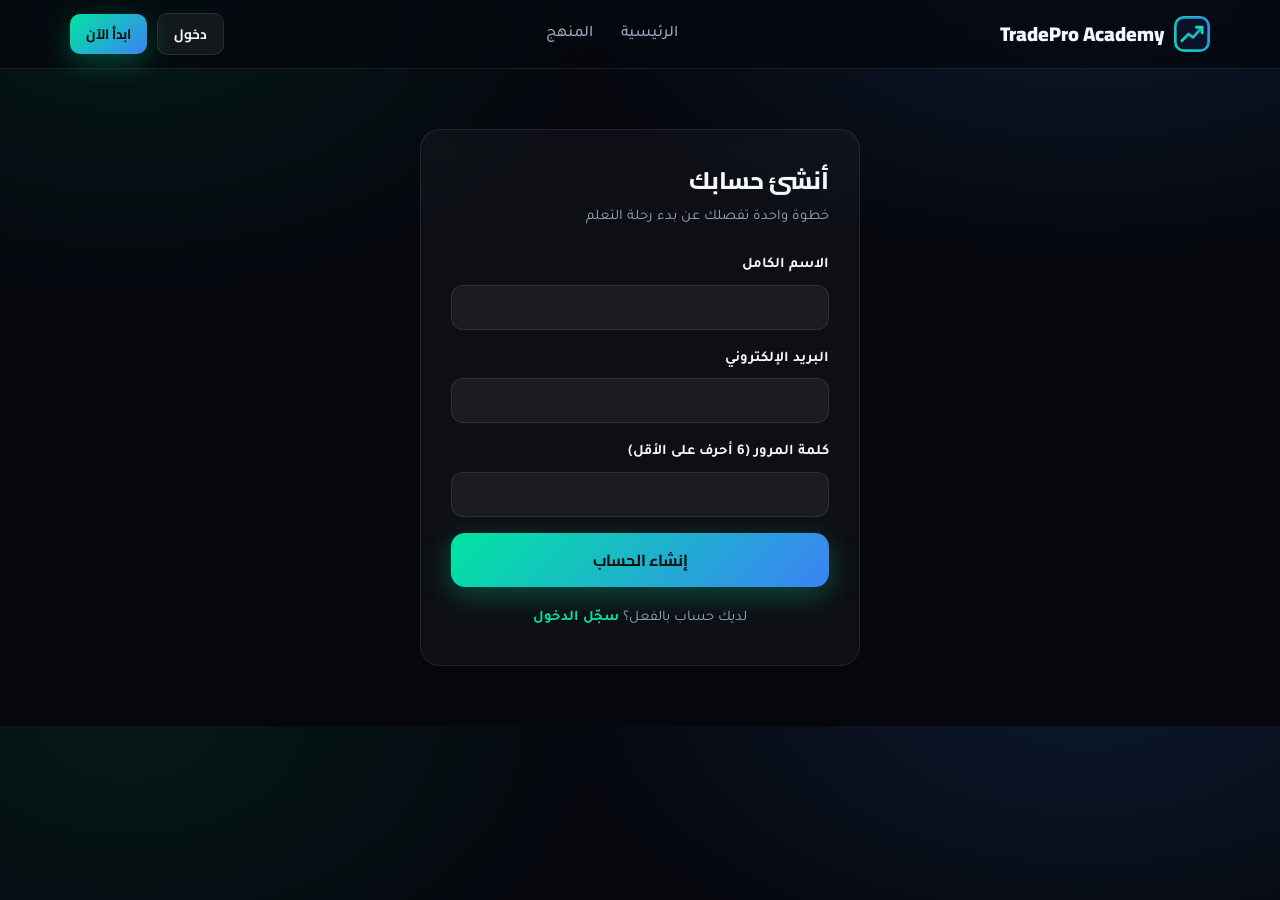
<file: register.html>
<!DOCTYPE html>
<html lang="ar" dir="rtl">
<head>
<meta charset="UTF-8"><meta name="viewport" content="width=device-width, initial-scale=1.0">
<title>إنشاء حساب | {{SEO_TITLE}}</title>
<link rel="preconnect" href="https://fonts.googleapis.com">
<link href="https://fonts.googleapis.com/css2?family=Cairo:wght@600;700;800;900&family=Tajawal:wght@400;500;700&display=swap" rel="stylesheet">
<link rel="stylesheet" href="css/style.css">
<script src="js/config.js"></script><script src="js/store.js"></script><script src="js/app.js"></script>
</head>
<body>
<header class="site-header" id="site-header"></header>
<div class="container"><div class="auth-wrap"><div class="form-card">
  <h2>أنشئ حسابك</h2>
  <p class="sub">خطوة واحدة تفصلك عن بدء رحلة التعلم</p>
  <div class="form-err" id="err"></div>
  <form id="f">
    <div class="field"><label>الاسم الكامل</label><input type="text" id="name" required></div>
    <div class="field"><label>البريد الإلكتروني</label><input type="email" id="email" required dir="ltr" style="text-align:left"></div>
    <div class="field"><label>كلمة المرور (6 أحرف على الأقل)</label><input type="password" id="password" required minlength="6"></div>
    <button class="btn btn-primary btn-block" type="submit">إنشاء الحساب</button>
  </form>
  <div class="form-link">لديك حساب بالفعل؟ <a href="login.html">سجّل الدخول</a></div>
</div></div></div>
<script>
(async function () {
  await App.renderHeader(); await App.applySettings();
  const params = new URLSearchParams(location.search);
  document.getElementById('f').onsubmit = async (e) => {
    e.preventDefault();
    const err = document.getElementById('err'); err.style.display = 'none';
    try {
      let u = await Store.register(
        document.getElementById('name').value.trim(),
        document.getElementById('email').value.trim(),
        document.getElementById('password').value);
      if (params.get('enroll') === '1' && Store.demo) { await Store.enrollSelf(); u = await Store.me(); }
      location.href = App.resolve(params.get('next')) || (u.enrolled ? '/student' : '/#pricing');
    } catch (er) {
      err.textContent = er.code === 'email_exists' ? 'هذا البريد مسجل بالفعل. سجّل الدخول.' : (er.code === 'invalid_email' ? 'بريد إلكتروني غير صالح.' : 'حدث خطأ، حاول مجدداً.');
      err.style.display = 'block';
    }
  };
})();
</script>
</body>
</html>
</file>
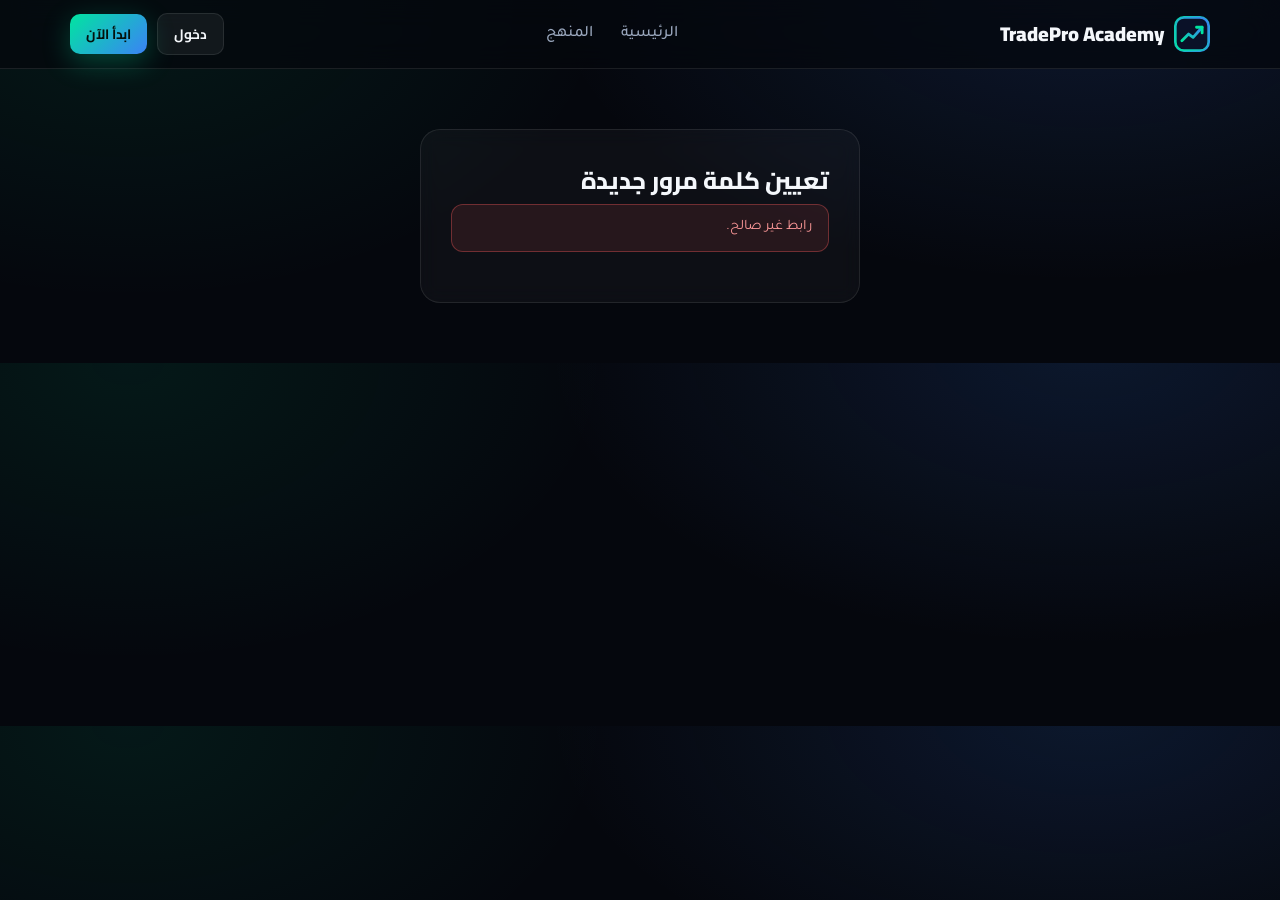
<file: reset.html>
<!DOCTYPE html>
<html lang="ar" dir="rtl">
<head>
<meta charset="UTF-8"><meta name="viewport" content="width=device-width, initial-scale=1.0">
<title>كلمة مرور جديدة | {{SEO_TITLE}}</title>
<link rel="preconnect" href="https://fonts.googleapis.com">
<link href="https://fonts.googleapis.com/css2?family=Cairo:wght@600;700;800;900&family=Tajawal:wght@400;500;700&display=swap" rel="stylesheet">
<link rel="stylesheet" href="css/style.css">
<script src="js/config.js"></script><script src="js/store.js"></script><script src="js/app.js"></script>
</head>
<body>
<header class="site-header" id="site-header"></header>
<div class="container"><div class="auth-wrap"><div class="form-card">
  <h2>تعيين كلمة مرور جديدة</h2>
  <div class="form-err" id="err"></div>
  <div class="form-ok" id="ok">تم تحديث كلمة المرور بنجاح. <a href="login.html" style="color:var(--green);font-weight:700">سجّل الدخول الآن</a></div>
  <form id="f">
    <div class="field"><label>كلمة المرور الجديدة (6 أحرف على الأقل)</label><input type="password" id="password" required minlength="6"></div>
    <button class="btn btn-primary btn-block" type="submit">حفظ كلمة المرور</button>
  </form>
</div></div></div>
<script>
(async function () {
  await App.renderHeader(); await App.applySettings();
  const token = new URLSearchParams(location.search).get('token');
  if (!token) { document.getElementById('f').style.display = 'none';
    const e = document.getElementById('err'); e.textContent = 'رابط غير صالح.'; e.style.display = 'block'; return; }
  document.getElementById('f').onsubmit = async (e) => {
    e.preventDefault();
    const err = document.getElementById('err'); err.style.display = 'none';
    try {
      await Store.reset(token, document.getElementById('password').value);
      document.getElementById('ok').style.display = 'block';
      document.getElementById('f').style.display = 'none';
    } catch {
      err.textContent = 'الرابط منتهي الصلاحية أو غير صالح. اطلب رابطاً جديداً.';
      err.style.display = 'block';
    }
  };
})();
</script>
</body>
</html>
</file>
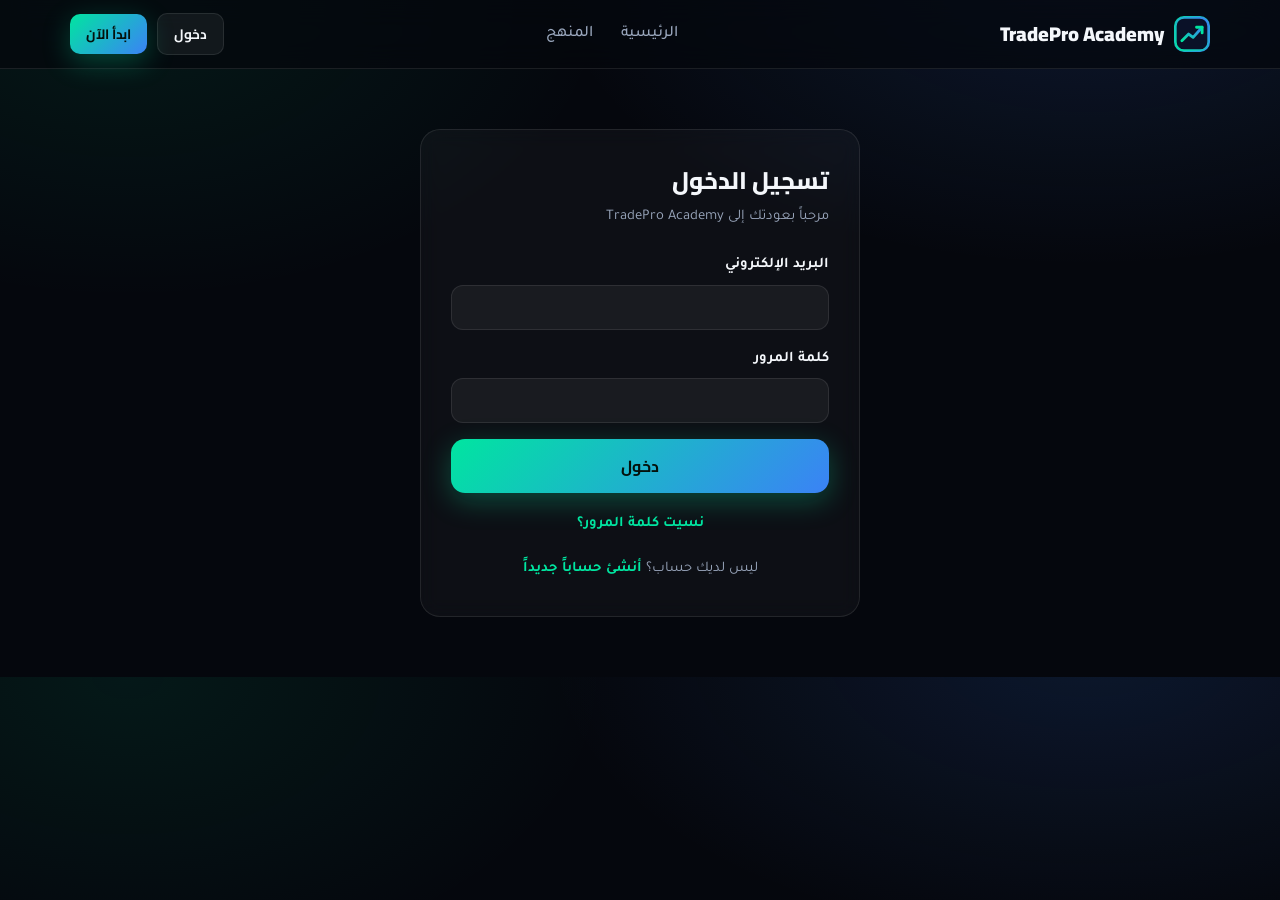
<file: student.html>
<!DOCTYPE html>
<html lang="ar" dir="rtl">
<head>
<meta charset="UTF-8"><meta name="viewport" content="width=device-width, initial-scale=1.0">
<title>منصتي | {{SEO_TITLE}}</title>
<link rel="preconnect" href="https://fonts.googleapis.com">
<link href="https://fonts.googleapis.com/css2?family=Cairo:wght@600;700;800;900&family=Tajawal:wght@400;500;700&display=swap" rel="stylesheet">
<link rel="stylesheet" href="css/style.css">
<script src="js/config.js"></script><script src="js/store.js"></script><script src="js/app.js"></script>
</head>
<body>
<header class="site-header" id="site-header"></header>
<div class="container">
  <div id="not-enrolled" style="display:none;max-width:560px;margin:60px auto;text-align:center">
    <div class="form-card">
      <div style="font-size:3rem;margin-bottom:14px">🔒</div>
      <h2>أكمل اشتراكك أولاً</h2>
      <p class="sub">حسابك جاهز! تبقى خطوة واحدة للوصول إلى جميع الدروس.</p>
      <a href="index.html#pricing" class="btn btn-primary btn-lg btn-block">احصل على الدورة الآن</a>
    </div>
  </div>

  <div id="portal" style="display:none">
    <div class="progress-card">
      <div class="progress-top">
        <div><h2 id="welcome">مرحباً 👋</h2><p style="color:var(--muted);font-size:.92rem" id="last-lesson-line"></p></div>
        <a href="#" class="btn btn-primary" id="continue-btn">متابعة التعلم ←</a>
      </div>
      <div class="progress-bar"><i id="progress-fill" style="width:0%"></i></div>
      <div class="progress-meta">
        <div><b id="pct">0%</b>نسبة التقدم</div>
        <div><b id="done-count">0</b>درس مكتمل</div>
        <div><b id="total-count">0</b>إجمالي الدروس</div>
      </div>
    </div>

    <div class="app-layout" style="padding-top:0">
      <aside class="sidebar" id="sidebar"></aside>
      <main>
        <div class="glass">
          <h3 style="margin-bottom:10px">🎯 رحلة التعلم</h3>
          <p style="color:var(--muted)">تابع الدروس بالترتيب: الدرس الحالي مميز بالأخضر، والمكتمل بعلامة ✓. اضغط "تم إكمال الدرس" داخل كل درس لتحديث تقدمك وفتح الدرس التالي.</p>
        </div>
      </main>
    </div>
  </div>
</div>

<script>
(async function () {
  await App.renderHeader(); await App.applySettings();
  let user;
  try { user = await Store.me(); } catch {}
  if (!user) { App.requireLoginRedirect(); return; }
  if (!user.enrolled && user.role !== 'admin') {
    document.getElementById('not-enrolled').style.display = 'block';
    return;
  }
  document.getElementById('portal').style.display = 'block';
  document.getElementById('welcome').textContent = `مرحباً ${user.name.split(' ')[0]} 👋`;

  const mods = await Store.curriculum();
  const prog = await Store.progress().catch(() => ({ completed: [], last: null }));
  const done = new Set(prog.completed);
  const flat = mods.flatMap((m) => m.lessons.map((l) => ({ ...l, moduleTitle: m.title })));
  const total = flat.length;
  const doneCount = flat.filter((l) => done.has(l.id)).length;
  const pct = total ? Math.round((doneCount / total) * 100) : 0;

  // sequential unlock: a lesson is unlocked if it's first or previous is done
  const unlocked = new Set();
  flat.forEach((l, i) => { if (i === 0 || done.has(flat[i - 1].id)) unlocked.add(l.id); });
  const current = flat.find((l) => unlocked.has(l.id) && !done.has(l.id)) || flat[flat.length - 1];

  document.getElementById('pct').textContent = pct + '%';
  document.getElementById('progress-fill').style.width = pct + '%';
  document.getElementById('done-count').textContent = doneCount;
  document.getElementById('total-count').textContent = total;
  if (current) {
    document.getElementById('continue-btn').href = 'lesson.html?id=' + current.id;
    document.getElementById('last-lesson-line').textContent = `الدرس الحالي: ${current.moduleTitle} — ${current.title}`;
  }

  document.getElementById('sidebar').innerHTML =
    `<h4>📚 modules الدورة</h4>` + mods.map((m) => `
      <h4 style="margin-top:16px">${App.esc(m.title)}</h4>
      ${m.lessons.map((l) => {
        const isDone = done.has(l.id), isCur = current && l.id === current.id, isLocked = !unlocked.has(l.id);
        const cls = isDone ? 'done' : isCur ? 'current' : '';
        const icon = isDone ? '✓' : isLocked ? '🔒' : '▶';
        const href = isLocked ? '#' : 'lesson.html?id=' + l.id;
        return `<a class="lesson-link ${cls}" href="${href}" ${isLocked ? 'onclick="return false" style="opacity:.45;cursor:not-allowed"' : ''}>
          <span class="st">${icon}</span><span>${App.esc(l.title)}</span></a>`;
      }).join('')}`).join('');
})();
</script>
</body>
</html>
</file>
<file: css/style.css>
/* TradePro Academy — Dark Premium Trading Academy (RTL, mobile-first) */
:root{
  --bg:#05070d; --bg2:#0a1128; --navy:#0d1526; --card:rgba(255,255,255,.035);
  --card-border:rgba(255,255,255,.09); --text:#f4f7fb; --muted:#9aa7bd;
  --green:#00e5a0; --green-dim:rgba(0,229,160,.12); --blue:#3b82f6;
  --gold:#f5c453; --red:#ff5d5d;
  --grad:linear-gradient(135deg,#00e5a0,#3b82f6);
  --radius:18px; --shadow:0 20px 60px rgba(0,0,0,.45);
  --font-h:'Cairo',system-ui,sans-serif; --font-b:'Tajawal',system-ui,sans-serif;
}
*{margin:0;padding:0;box-sizing:border-box}
html{scroll-behavior:smooth}
body{background:var(--bg);color:var(--text);font-family:var(--font-b);line-height:1.8;overflow-x:hidden;
  background-image:radial-gradient(900px 500px at 85% -5%,rgba(59,130,246,.14),transparent 60%),
                   radial-gradient(800px 500px at 10% 0%,rgba(0,229,160,.08),transparent 60%)}
h1,h2,h3,h4{font-family:var(--font-h);line-height:1.4;font-weight:800}
a{color:inherit;text-decoration:none}
img{max-width:100%;display:block}
.container{width:min(1140px,92%);margin-inline:auto}
section{padding:72px 0}
::selection{background:rgba(0,229,160,.3)}

/* ---------- header ---------- */
.site-header{position:sticky;top:0;z-index:50;backdrop-filter:blur(14px);
  background:rgba(5,7,13,.72);border-bottom:1px solid var(--card-border)}
.site-header .container{display:flex;align-items:center;justify-content:space-between;height:68px}
.logo{display:flex;align-items:center;gap:10px;font-family:var(--font-h);font-weight:900;font-size:1.25rem}
.logo-mark{width:36px;height:36px;border-radius:10px;background:var(--grad);display:grid;place-items:center;
  font-weight:900;color:#04120c;font-size:1.1rem}
.nav-links{display:none;gap:28px;color:var(--muted);font-weight:500}
.menu-toggle{display:inline-grid;place-items:center;width:40px;height:40px;border-radius:10px;border:1px solid var(--card-border);background:rgba(255,255,255,.05);color:var(--text);font-size:1.2rem;cursor:pointer}
.nav-links.open{display:flex;position:absolute;top:68px;right:4%;left:4%;padding:14px;flex-direction:column;gap:4px;background:rgba(5,7,13,.97);border:1px solid var(--card-border);border-radius:14px;box-shadow:var(--shadow)}
.nav-links.open a{padding:10px 12px;border-radius:9px}.nav-links.open a:hover{background:rgba(255,255,255,.06)}
.nav-links a:hover{color:var(--text)}
.header-actions{display:flex;gap:10px;align-items:center}
@media(min-width:900px){.nav-links{display:flex}.menu-toggle{display:none}.nav-links.open{position:static;padding:0;flex-direction:row;background:none;border:0;box-shadow:none}}

/* ---------- buttons ---------- */
.btn{display:inline-flex;align-items:center;justify-content:center;gap:8px;border:0;cursor:pointer;
  font-family:var(--font-h);font-weight:700;padding:12px 26px;border-radius:14px;font-size:1rem;
  transition:transform .18s ease,box-shadow .18s ease,opacity .18s}
.btn:active{transform:scale(.97)}
.btn-primary{background:var(--grad);color:#04120c;box-shadow:0 8px 28px rgba(0,229,160,.28)}
.btn-primary:hover{transform:translateY(-2px);box-shadow:0 12px 34px rgba(0,229,160,.38)}
.btn-ghost{background:rgba(255,255,255,.06);color:var(--text);border:1px solid var(--card-border)}
.btn-ghost:hover{background:rgba(255,255,255,.1)}
.btn-lg{padding:16px 40px;font-size:1.15rem;border-radius:16px}
.btn-sm{padding:8px 16px;font-size:.85rem;border-radius:10px}
.btn-block{width:100%}
.btn-danger{background:rgba(255,93,93,.12);color:#ff8a8a;border:1px solid rgba(255,93,93,.3)}

/* ---------- hero ---------- */
.hero{padding:84px 0 60px;position:relative}
.hero-grid{display:grid;gap:44px;align-items:center}
@media(min-width:960px){.hero-grid{grid-template-columns:1.05fr .95fr}}
.eyebrow{display:inline-flex;align-items:center;gap:8px;background:var(--green-dim);
  border:1px solid rgba(0,229,160,.3);color:var(--green);font-weight:700;font-size:.85rem;
  padding:6px 16px;border-radius:999px;margin-bottom:18px}
.hero h1{font-size:clamp(1.9rem,5.4vw,3.4rem);margin-bottom:16px}
.hero h1 .grad{background:var(--grad);-webkit-background-clip:text;background-clip:text;color:transparent}
.hero p.sub{color:var(--muted);font-size:1.12rem;margin-bottom:26px;max-width:34rem}
.hero-cta{display:flex;gap:12px;flex-wrap:wrap;margin-bottom:18px}
.trust-line{display:flex;align-items:center;gap:10px;color:var(--green);font-weight:600;font-size:.95rem}
.hero-visual{position:relative}
.hero-card{background:var(--card);border:1px solid var(--card-border);border-radius:var(--radius);
  padding:26px;backdrop-filter:blur(10px);box-shadow:var(--shadow)}
.chart-mock{height:220px;border-radius:12px;background:
  linear-gradient(180deg,rgba(0,229,160,.12),transparent 70%),var(--navy);
  border:1px solid var(--card-border);position:relative;overflow:hidden;margin-bottom:16px}
.chart-mock svg{position:absolute;inset:0;width:100%;height:100%}
.stat-row{display:grid;grid-template-columns:repeat(3,1fr);gap:12px;text-align:center}
.stat-row b{display:block;font-family:var(--font-h);font-size:1.3rem;color:var(--green)}
.stat-row span{color:var(--muted);font-size:.82rem}

/* ---------- sections ---------- */
.section-title{text-align:center;max-width:40rem;margin:0 auto 14px;font-size:clamp(1.5rem,3.6vw,2.3rem)}
.section-sub{text-align:center;color:var(--muted);max-width:38rem;margin:0 auto 44px}
.grid{display:grid;gap:18px}
@media(min-width:720px){.grid-2{grid-template-columns:repeat(2,1fr)}.grid-3{grid-template-columns:repeat(3,1fr)}}
.glass{background:var(--card);border:1px solid var(--card-border);border-radius:var(--radius);
  padding:26px;backdrop-filter:blur(10px);transition:transform .2s ease,border-color .2s}
.glass:hover{transform:translateY(-4px);border-color:rgba(0,229,160,.3)}
.card-icon{width:48px;height:48px;border-radius:14px;display:grid;place-items:center;font-size:1.4rem;
  background:var(--green-dim);border:1px solid rgba(0,229,160,.25);margin-bottom:14px}
.glass h3{margin-bottom:8px;font-size:1.12rem}
.glass p{color:var(--muted);font-size:.95rem}
.problem .card-icon{background:rgba(255,93,93,.1);border-color:rgba(255,93,93,.25)}
.solution-tag{display:inline-block;font-size:.78rem;font-weight:700;color:var(--green);
  background:var(--green-dim);padding:3px 12px;border-radius:999px;margin-bottom:8px}

/* ---------- accordion ---------- */
.accordion{max-width:820px;margin:0 auto;display:grid;gap:12px}
.acc-item{background:var(--card);border:1px solid var(--card-border);border-radius:14px;overflow:hidden}
.acc-head{width:100%;background:none;border:0;color:var(--text);cursor:pointer;display:flex;
  align-items:center;justify-content:space-between;gap:12px;padding:18px 22px;
  font-family:var(--font-h);font-weight:700;font-size:1.02rem;text-align:right}
.acc-head .num{flex:none;width:34px;height:34px;border-radius:10px;background:var(--grad);color:#04120c;
  display:grid;place-items:center;font-size:.95rem}
.acc-head .chev{transition:transform .25s;color:var(--green);flex:none}
.acc-item.open .chev{transform:rotate(180deg)}
.acc-body{max-height:0;overflow:hidden;transition:max-height .3s ease}
.acc-body-inner{padding:0 22px 20px;color:var(--muted)}
.acc-body-inner ul{list-style:none;display:grid;gap:8px;margin-top:6px}
.acc-body-inner li{padding-right:22px;position:relative}
.acc-body-inner li::before{content:"✓";position:absolute;right:0;color:var(--green);font-weight:700}

/* ---------- learn grid / features ---------- */
.learn-grid{display:grid;gap:14px}
@media(min-width:720px){.learn-grid{grid-template-columns:repeat(2,1fr)}}
@media(min-width:1024px){.learn-grid{grid-template-columns:repeat(3,1fr)}}
.learn-item{display:flex;gap:14px;align-items:flex-start;background:var(--card);
  border:1px solid var(--card-border);border-radius:14px;padding:18px}
.learn-item .tick{flex:none;width:30px;height:30px;border-radius:50%;background:var(--grad);color:#04120c;
  display:grid;place-items:center;font-weight:900}

/* ---------- instructor ---------- */
.instructor{display:grid;gap:30px;align-items:center;background:var(--card);
  border:1px solid var(--card-border);border-radius:24px;padding:34px}
@media(min-width:860px){.instructor{grid-template-columns:280px 1fr}}
.instructor-photo{width:100%;aspect-ratio:1;border-radius:20px;object-fit:cover;
  background:var(--navy);border:1px solid var(--card-border)}
.instructor-photo.ph{display:grid;place-items:center;color:var(--muted);font-size:3rem}
.instructor h3{font-size:1.5rem;margin-bottom:6px}
.instructor .role{color:var(--green);font-weight:600;margin-bottom:12px}
.instructor p{color:var(--muted);margin-bottom:10px}
.instructor ul{list-style:none;display:grid;gap:6px;color:var(--muted)}
.instructor ul li::before{content:"▸ ";color:var(--green)}

/* ---------- pricing ---------- */
.pricing-wrap{max-width:520px;margin:0 auto}
.pricing-card{background:linear-gradient(180deg,rgba(0,229,160,.07),rgba(59,130,246,.05)),
  var(--card);border:1px solid rgba(0,229,160,.35);border-radius:24px;padding:38px 32px;
  text-align:center;box-shadow:var(--shadow);position:relative;overflow:hidden}
.pricing-card .limited{position:absolute;top:18px;left:-38px;transform:rotate(-45deg);
  background:var(--grad);color:#04120c;font-weight:800;font-size:.78rem;padding:6px 44px}
.price-old{color:var(--muted);text-decoration:line-through;font-size:1.2rem}
.price-now{font-family:var(--font-h);font-weight:900;font-size:3rem;
  background:var(--grad);-webkit-background-clip:text;background-clip:text;color:transparent}
.bonus-list{list-style:none;text-align:right;margin:22px 0;display:grid;gap:10px}
.bonus-list li{background:rgba(0,229,160,.06);border:1px dashed rgba(0,229,160,.35);
  border-radius:12px;padding:10px 16px;font-size:.93rem}
.bonus-list li b{color:var(--green)}
.coupon-row{display:flex;gap:8px;margin:18px 0}
.coupon-row input{flex:1}
.coupon-msg{font-size:.85rem;min-height:1.4em;margin-bottom:8px}
.coupon-msg.ok{color:var(--green)} .coupon-msg.err{color:var(--red)}

/* ---------- testimonials ---------- */
.testi-grid{display:grid;gap:18px}
@media(min-width:720px){.testi-grid{grid-template-columns:repeat(2,1fr)}}
@media(min-width:1024px){.testi-grid{grid-template-columns:repeat(3,1fr)}}
.testi{font-size:.95rem}
.testi .stars{color:var(--gold);letter-spacing:2px;margin-bottom:8px}
.testi footer{margin-top:12px;color:var(--muted);font-size:.85rem}
.empty-note{text-align:center;color:var(--muted);border:1px dashed var(--card-border);
  border-radius:14px;padding:26px;max-width:560px;margin:0 auto}

/* ---------- faq / final cta / disclaimer ---------- */
.final-cta{text-align:center;background:linear-gradient(180deg,rgba(0,229,160,.06),transparent);
  border:1px solid var(--card-border);border-radius:24px;padding:56px 28px}
.disclaimer{border:1px solid rgba(245,196,83,.3);background:rgba(245,196,83,.05);
  border-radius:14px;padding:20px 24px;color:#d8c48a;font-size:.88rem;max-width:820px;margin:0 auto}
footer.site-footer{border-top:1px solid var(--card-border);padding:34px 0;color:var(--muted);
  font-size:.9rem;text-align:center}

/* ---------- forms ---------- */
.auth-wrap{max-width:440px;margin:60px auto}
.form-card{background:var(--card);border:1px solid var(--card-border);border-radius:20px;
  padding:34px 30px;backdrop-filter:blur(10px)}
.form-card h2{margin-bottom:6px}
.form-card .sub{color:var(--muted);font-size:.92rem;margin-bottom:22px}
.field{margin-bottom:16px}
.field label{display:block;font-weight:600;margin-bottom:6px;font-size:.92rem}
.field input,.field textarea,.field select{width:100%;background:rgba(255,255,255,.05);
  border:1px solid var(--card-border);border-radius:12px;color:var(--text);
  padding:12px 16px;font-family:var(--font-b);font-size:1rem;transition:border-color .2s}
.field input:focus,.field textarea:focus,.field select:focus{outline:none;border-color:var(--green)}
.field textarea{min-height:110px;resize:vertical}
.field select option{background:var(--navy)}
.form-err{background:rgba(255,93,93,.1);border:1px solid rgba(255,93,93,.35);color:#ff9a9a;
  border-radius:12px;padding:10px 16px;margin-bottom:16px;font-size:.9rem;display:none}
.form-ok{background:rgba(0,229,160,.1);border:1px solid rgba(0,229,160,.35);color:var(--green);
  border-radius:12px;padding:10px 16px;margin-bottom:16px;font-size:.9rem;display:none}
.form-link{text-align:center;margin-top:18px;color:var(--muted);font-size:.92rem}
.form-link a{color:var(--green);font-weight:600}

/* ---------- student / lesson layout ---------- */
.app-layout{display:grid;gap:22px;padding:30px 0 70px}
@media(min-width:960px){.app-layout{grid-template-columns:320px 1fr}}
.sidebar{background:var(--card);border:1px solid var(--card-border);border-radius:var(--radius);
  padding:20px;align-self:start;position:sticky;top:88px;max-height:calc(100vh - 110px);overflow:auto}
.sidebar h4{font-size:.95rem;color:var(--muted);margin:14px 0 8px;font-weight:700}
.sidebar h4:first-child{margin-top:0}
.lesson-link{display:flex;align-items:center;gap:10px;padding:10px 12px;border-radius:10px;
  font-size:.9rem;color:var(--muted);transition:background .15s}
.lesson-link:hover{background:rgba(255,255,255,.05);color:var(--text)}
.lesson-link.current{background:var(--green-dim);color:var(--text);border:1px solid rgba(0,229,160,.3)}
.lesson-link .st{flex:none;width:22px;height:22px;border-radius:50%;display:grid;place-items:center;
  font-size:.72rem;font-weight:800;border:1px solid var(--card-border)}
.lesson-link.done .st{background:var(--green);color:#04120c;border-color:var(--green)}
.lesson-link.current .st{background:var(--grad);color:#04120c;border:0}
.progress-card{background:var(--card);border:1px solid var(--card-border);border-radius:var(--radius);
  padding:28px;margin-bottom:22px}
.progress-top{display:flex;justify-content:space-between;align-items:center;flex-wrap:wrap;gap:14px;margin-bottom:16px}
.progress-top h2{font-size:1.4rem}
.progress-bar{height:12px;background:rgba(255,255,255,.07);border-radius:999px;overflow:hidden}
.progress-bar i{display:block;height:100%;background:var(--grad);border-radius:999px;transition:width .5s ease}
.progress-meta{display:flex;gap:26px;flex-wrap:wrap;margin-top:14px;color:var(--muted);font-size:.92rem}
.progress-meta b{color:var(--text);font-size:1.15rem;display:block}
.video-wrap{position:relative;border-radius:var(--radius);overflow:hidden;background:#000;
  border:1px solid var(--card-border);aspect-ratio:16/9}
.video-wrap iframe,.video-wrap video{position:absolute;inset:0;width:100%;height:100%;border:0}
.video-empty{position:absolute;inset:0;display:grid;place-items:center;color:var(--muted);text-align:center;padding:30px}
.lesson-head{display:flex;justify-content:space-between;align-items:flex-start;gap:14px;flex-wrap:wrap;margin:20px 0 8px}
.lesson-head h2{font-size:1.5rem}
.lesson-meta{color:var(--muted);font-size:.9rem;margin-bottom:14px}
.lesson-desc{color:var(--muted);margin-bottom:22px}
.lesson-nav{display:flex;gap:10px;flex-wrap:wrap;margin:22px 0}
.notes-card,.resources-card{background:var(--card);border:1px solid var(--card-border);
  border-radius:var(--radius);padding:24px;margin-top:22px}
.notes-card h3,.resources-card h3{margin-bottom:12px}
.res-item{display:flex;align-items:center;justify-content:space-between;gap:10px;
  padding:12px 16px;border:1px solid var(--card-border);border-radius:12px;margin-bottom:10px;font-size:.93rem}
.res-item .ft{font-size:.75rem;color:var(--green);background:var(--green-dim);padding:2px 10px;border-radius:999px}

/* ---------- admin ---------- */
.admin-tabs{display:flex;gap:8px;flex-wrap:wrap;margin:24px 0}
.admin-tab{background:rgba(255,255,255,.05);border:1px solid var(--card-border);color:var(--muted);
  padding:10px 20px;border-radius:12px;cursor:pointer;font-family:var(--font-h);font-weight:700;font-size:.92rem}
.admin-tab.active{background:var(--green-dim);color:var(--text);border-color:rgba(0,229,160,.4)}
.admin-panel{display:none}.admin-panel.active{display:block}
table.admin-table{width:100%;border-collapse:collapse;font-size:.9rem}
.admin-table th{text-align:right;color:var(--muted);font-weight:600;padding:10px 12px;
  border-bottom:1px solid var(--card-border);white-space:nowrap}
.admin-table td{padding:10px 12px;border-bottom:1px solid rgba(255,255,255,.05);vertical-align:middle}
.admin-table tr:hover td{background:rgba(255,255,255,.02)}
.table-wrap{overflow-x:auto;background:var(--card);border:1px solid var(--card-border);
  border-radius:var(--radius);padding:8px}
.pill{display:inline-block;font-size:.75rem;font-weight:700;padding:3px 12px;border-radius:999px}
.pill.on{background:var(--green-dim);color:var(--green)}
.pill.off{background:rgba(255,93,93,.1);color:#ff9a9a}
.row-actions{display:flex;gap:6px}
.icon-btn{background:rgba(255,255,255,.06);border:1px solid var(--card-border);color:var(--text);
  border-radius:8px;padding:5px 10px;cursor:pointer;font-size:.8rem}
.icon-btn:hover{background:rgba(255,255,255,.12)}
.modal-back{position:fixed;inset:0;background:rgba(0,0,0,.65);backdrop-filter:blur(4px);
  display:none;place-items:center;z-index:100;padding:16px}
.modal-back.show{display:grid}
.modal{background:var(--navy);border:1px solid var(--card-border);border-radius:20px;
  width:min(560px,100%);max-height:90vh;overflow:auto;padding:28px}
.modal h3{margin-bottom:18px}
.modal .field{margin-bottom:14px}
.stat-cards{display:grid;gap:14px;grid-template-columns:repeat(2,1fr);margin-bottom:22px}
@media(min-width:720px){.stat-cards{grid-template-columns:repeat(4,1fr)}}
.stat-card{background:var(--card);border:1px solid var(--card-border);border-radius:16px;padding:20px;text-align:center}
.stat-card b{font-size:1.8rem;font-family:var(--font-h);color:var(--green);display:block}
.stat-card span{color:var(--muted);font-size:.85rem}
.settings-grid{display:grid;gap:16px}
@media(min-width:860px){.settings-grid{grid-template-columns:1fr 1fr}}

/* ---------- toast ---------- */
#toast{position:fixed;bottom:24px;right:50%;transform:translateX(50%) translateY(20px);background:var(--navy);
  border:1px solid rgba(0,229,160,.4);color:var(--text);padding:12px 24px;border-radius:14px;
  opacity:0;pointer-events:none;transition:all .3s;z-index:200;font-weight:600;max-width:90%}
#toast.show{opacity:1;transform:translateX(50%) translateY(0)}

/* ---------- landing polish: badges / steps / sticky cta / savings ---------- */
.trust-badges{display:flex;gap:10px;flex-wrap:wrap;margin-top:18px}
.trust-badges span{background:rgba(255,255,255,.05);border:1px solid var(--card-border);
  border-radius:999px;padding:6px 14px;font-size:.82rem;color:var(--muted)}
.trust-badges span b{color:var(--green)}
.steps{display:grid;gap:16px}
@media(min-width:720px){.steps{grid-template-columns:repeat(3,1fr)}}
.step{background:var(--card);border:1px solid var(--card-border);border-radius:var(--radius);
  padding:28px 24px;text-align:center;transition:transform .2s ease,border-color .2s}
.step:hover{transform:translateY(-4px);border-color:rgba(0,229,160,.3)}
.step .n{width:52px;height:52px;border-radius:50%;background:var(--grad);color:#04120c;
  font-family:var(--font-h);font-weight:900;font-size:1.4rem;display:grid;place-items:center;margin:0 auto 14px}
.step h3{margin-bottom:8px}
.step p{color:var(--muted);font-size:.93rem}
.save-line{display:inline-block;margin-top:10px;background:rgba(0,229,160,.12);
  border:1px solid rgba(0,229,160,.4);color:var(--green);font-weight:700;font-size:.9rem;
  padding:6px 18px;border-radius:999px}
.sticky-cta{position:fixed;bottom:0;right:0;left:0;z-index:60;display:none;
  background:rgba(5,7,13,.94);backdrop-filter:blur(12px);border-top:1px solid var(--card-border);
  padding:10px 16px calc(10px + env(safe-area-inset-bottom));align-items:center;
  justify-content:space-between;gap:12px;transform:translateY(110%);transition:transform .3s ease}
.sticky-cta.show{transform:none}
.sticky-cta .p{font-family:var(--font-h);font-weight:800;font-size:1.2rem;color:var(--green)}
.sticky-cta .p small{color:var(--muted);text-decoration:line-through;font-weight:400;
  font-size:.85rem;margin-left:8px}
@media(max-width:719px){.sticky-cta.on{display:flex}body.has-sticky{padding-bottom:76px}}

/* ---------- VSL funnel: announce bar / hero video / value stack ---------- */
.announce{background:var(--grad);color:#04120c;text-align:center;font-weight:800;
  font-family:var(--font-h);padding:10px 16px;font-size:.92rem;position:relative;z-index:60}
.announce a{color:#04120c;text-decoration:underline}
.hero-video{max-width:880px;margin:32px auto;border-radius:20px;overflow:hidden;
  border:1px solid var(--card-border);box-shadow:var(--shadow);background:#000}
.hero-video video{width:100%;display:block;aspect-ratio:16/9;background:#000}
.value-stack{list-style:none;text-align:right;margin:0 0 22px;display:grid;gap:10px}
.value-stack li{display:flex;gap:12px;align-items:flex-start;background:rgba(0,229,160,.05);
  border:1px solid rgba(0,229,160,.18);border-radius:12px;padding:12px 16px;font-size:.94rem}
.value-stack li .tick{flex:none;width:26px;height:26px;border-radius:50%;background:var(--grad);
  color:#04120c;display:grid;place-items:center;font-weight:900;font-size:.8rem}
.value-stack li small{display:block;color:var(--muted);font-size:.82rem}

.guarantee-box{max-width:640px;margin:0 auto 26px;display:flex;gap:16px;align-items:center;
  background:rgba(0,229,160,.06);border:1px solid rgba(0,229,160,.3);border-radius:18px;padding:22px 26px}
.guarantee-box .g-icon{font-size:2.2rem;flex:none}
.guarantee-box h3{margin-bottom:4px}
.guarantee-box p{color:var(--muted);font-size:.93rem}

/* ---------- strategies gallery ---------- */
.strat-grid{display:grid;gap:18px}
@media(min-width:720px){.strat-grid{grid-template-columns:repeat(2,1fr)}}
@media(min-width:1024px){.strat-grid{grid-template-columns:repeat(3,1fr)}}
.strat-card{background:var(--card);border:1px solid var(--card-border);border-radius:var(--radius);
  overflow:hidden;transition:transform .2s ease,border-color .2s}
.strat-card:hover{transform:translateY(-4px);border-color:rgba(0,229,160,.3)}
.strat-card img{width:100%;aspect-ratio:16/9;object-fit:cover;border-bottom:1px solid var(--card-border)}
.strat-card .sbody{padding:20px 22px}
.strat-card h3{margin-bottom:8px;font-size:1.08rem}
.strat-card p{color:var(--muted);font-size:.92rem}

/* ---------- reveal animation ---------- */.reveal{opacity:0;transform:translateY(26px);transition:opacity .6s ease,transform .6s ease}
.reveal.in{opacity:1;transform:none}
@media(prefers-reduced-motion:reduce){.reveal{opacity:1;transform:none;transition:none}}
.check-list,.cross-list{list-style:none;display:grid;gap:10px;padding:0}
.check-list li,.cross-list li{padding-right:30px;position:relative;color:var(--muted)}
.check-list li::before{content:"✓";position:absolute;right:2px;color:var(--green);font-weight:800}
.cross-list li::before{content:"✕";position:absolute;right:2px;color:#ff8a8a;font-weight:800}
#consent-bar{position:fixed;bottom:0;right:0;left:0;z-index:9999;display:flex;gap:14px;align-items:center;justify-content:space-between;flex-wrap:wrap;background:rgba(10,17,40,.97);border-top:1px solid var(--card-border);padding:14px 20px;font-size:.9rem;color:var(--muted);backdrop-filter:blur(8px)}
</file>
